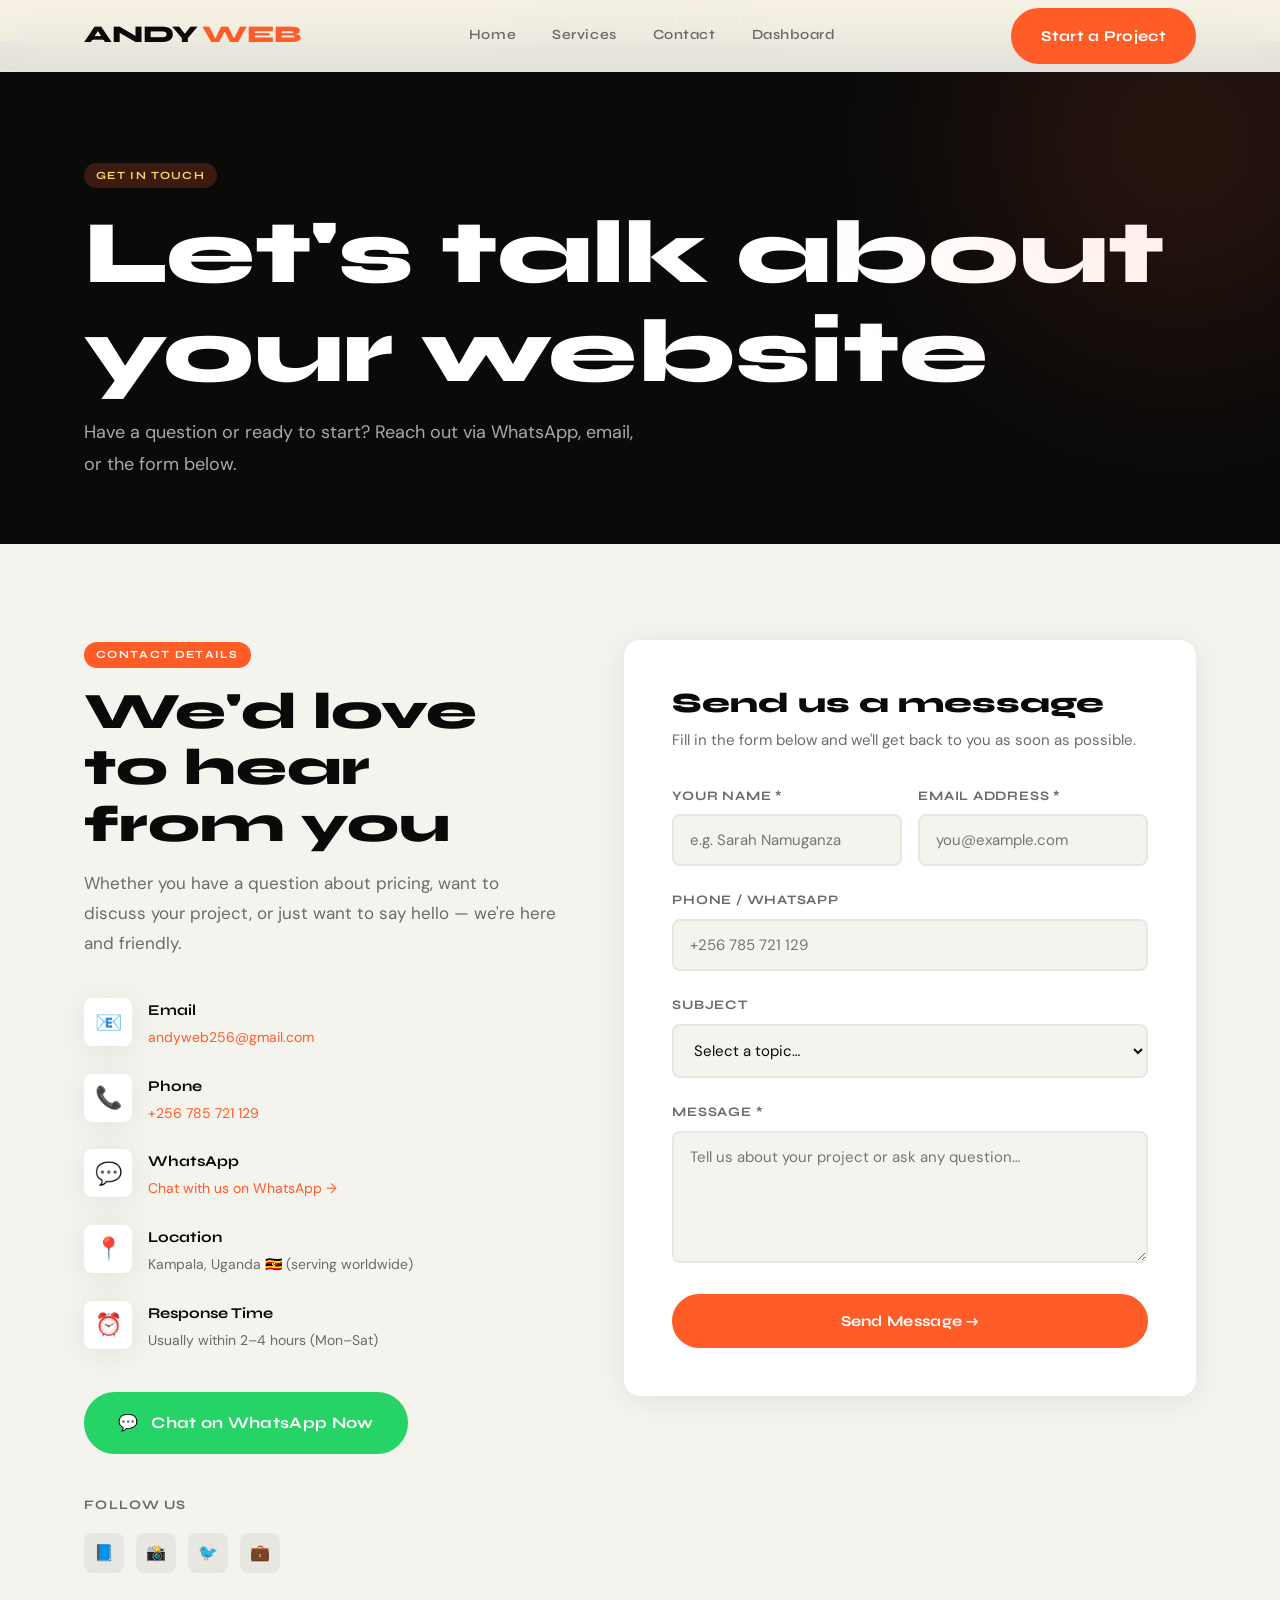
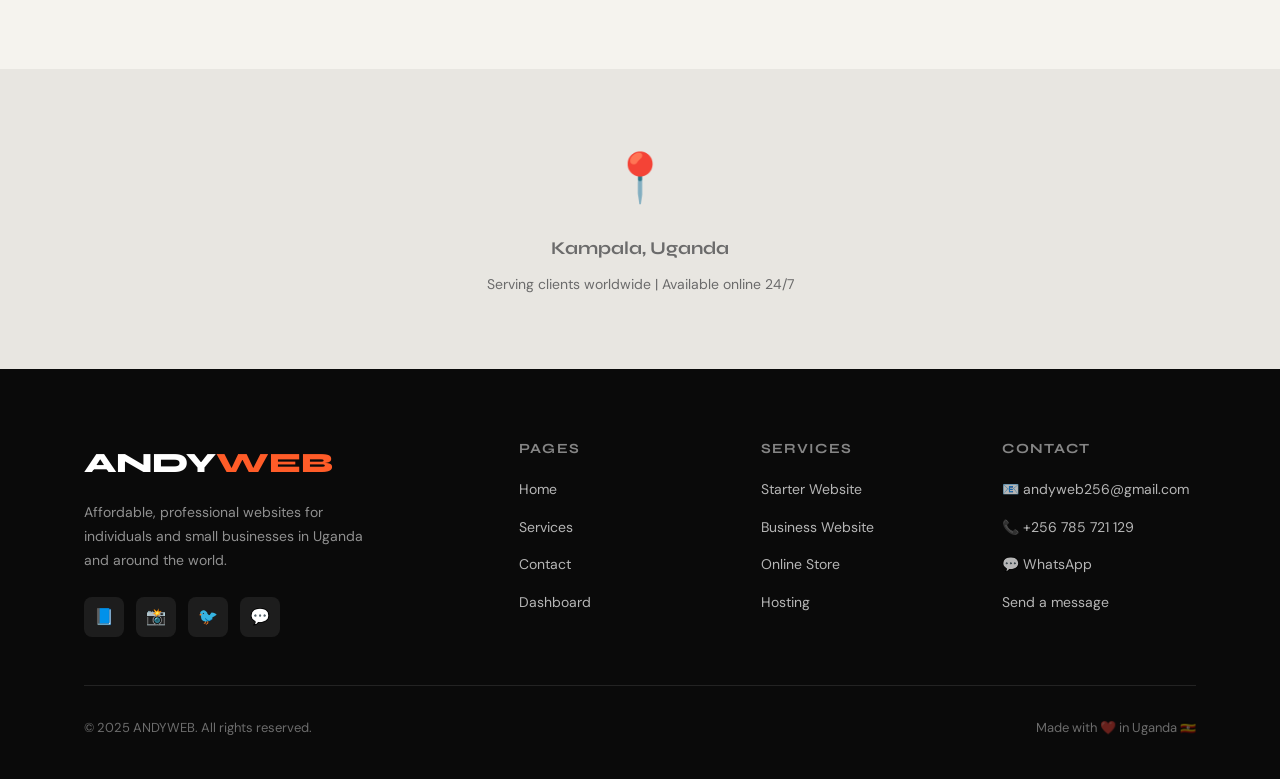
<file: contact-1.html>
<!DOCTYPE html>
<html lang="en">
<head>
  <!-- ============================================================
       ANDYWEB - Contact Page
       Edit contact details, WhatsApp link, and form action below
       ============================================================ -->
  <meta charset="UTF-8" />
  <meta name="viewport" content="width=device-width, initial-scale=1.0" />
  <title>Contact – ANDYWEB</title>
  <meta name="description" content="Contact ANDYWEB for affordable website services. WhatsApp, email, or send a message online." />
  <link rel="stylesheet" href="styles.css" />
  <link rel="icon" href="data:image/svg+xml,<svg xmlns='http://www.w3.org/2000/svg' viewBox='0 0 100 100'><text y='.9em' font-size='90'>🌐</text></svg>" />
</head>
<body>

<div id="location-banner" class="location-banner hidden"></div>

<nav class="nav">
  <div class="container nav-inner">
    <a href="index.html" class="nav-logo">ANDY<span>WEB</span></a>
    <div class="nav-links">
      <a href="index.html">Home</a>
      <a href="services.html">Services</a>
      <a href="contact.html">Contact</a>
      <a href="dashboard.html">Dashboard</a>
    </div>
    <a href="dashboard.html" class="btn btn-primary nav-cta">Start a Project</a>
    <button class="nav-hamburger" aria-label="Open menu">
      <span></span><span></span><span></span>
    </button>
  </div>
</nav>
<div class="nav-mobile">
  <a href="index.html">Home</a>
  <a href="services.html">Services</a>
  <a href="contact.html">Contact</a>
  <a href="dashboard.html">Dashboard</a>
</div>

<!-- Page Hero -->
<section class="page-hero">
  <div class="container">
    <div class="tag">Get in Touch</div>
    <!-- Edit contact page headline here -->
    <h1>Let's talk about your website</h1>
    <p>Have a question or ready to start? Reach out via WhatsApp, email, or the form below.</p>
  </div>
</section>

<!-- ============================================================
     CONTACT SECTION
     ============================================================ -->
<section class="section">
  <div class="container contact-grid">

    <!-- Contact info side -->
    <div class="contact-info reveal-left">
      <div class="tag">Contact Details</div>
      <h2 class="section-title">We'd love to hear from you</h2>
      <p>Whether you have a question about pricing, want to discuss your project, or just want to say hello — we're here and friendly.</p>

      <div class="contact-items" style="margin-top:40px;">
        <!-- Edit contact details here -->
        <div class="contact-item">
          <div class="contact-item-icon">📧</div>
          <div class="contact-item-text">
            <strong>Email</strong>
            <span><a href="mailto:andyweb256@gmail.com" style="color:var(--accent);">andyweb256@gmail.com</a></span>
          </div>
        </div>
        <div class="contact-item">
          <div class="contact-item-icon">📞</div>
          <div class="contact-item-text">
            <strong>Phone</strong>
            <!-- Edit phone number here -->
            <span><a href="tel:+256785721129" style="color:var(--accent);">+256 785 721 129</a></span>
          </div>
        </div>
        <div class="contact-item">
          <div class="contact-item-icon">💬</div>
          <div class="contact-item-text">
            <strong>WhatsApp</strong>
            <!-- Edit WhatsApp number here (format: 256XXXXXXXXX without +) -->
            <span><a href="https://wa.me/256785721129?text=Hi%20ANDYWEB%2C%20I%27m%20interested%20in%20getting%20a%20website." target="_blank" style="color:var(--accent);">Chat with us on WhatsApp →</a></span>
          </div>
        </div>
        <div class="contact-item">
          <div class="contact-item-icon">📍</div>
          <div class="contact-item-text">
            <strong>Location</strong>
            <!-- Edit location here -->
            <span>Kampala, Uganda 🇺🇬 (serving worldwide)</span>
          </div>
        </div>
        <div class="contact-item">
          <div class="contact-item-icon">⏰</div>
          <div class="contact-item-text">
            <strong>Response Time</strong>
            <!-- Edit response time here -->
            <span>Usually within 2–4 hours (Mon–Sat)</span>
          </div>
        </div>
      </div>

      <!-- WhatsApp CTA button -->
      <div style="margin-top:40px;">
        <!-- Edit WhatsApp message text here (URL-encoded) -->
        <a href="https://wa.me/256785721129?text=Hi%20ANDYWEB%2C%20I%27m%20interested%20in%20getting%20a%20website.%20Can%20you%20help%3F" target="_blank" class="btn btn-whatsapp">
          💬 &nbsp; Chat on WhatsApp Now
        </a>
      </div>

      <!-- Social links -->
      <div style="margin-top:40px;">
        <p style="font-family:var(--font-display); font-weight:700; font-size:13px; text-transform:uppercase; letter-spacing:0.1em; color:var(--gray); margin-bottom:16px;">Follow us</p>
        <div style="display:flex; gap:12px;">
          <!-- Edit social links here -->
          <a href="#" class="social-link" style="background:var(--light-gray);" aria-label="Facebook">📘</a>
          <a href="#" class="social-link" style="background:var(--light-gray);" aria-label="Instagram">📸</a>
          <a href="#" class="social-link" style="background:var(--light-gray);" aria-label="Twitter">🐦</a>
          <a href="#" class="social-link" style="background:var(--light-gray);" aria-label="LinkedIn">💼</a>
        </div>
      </div>
    </div>

    <!-- Contact form side -->
    <div class="reveal-right">
      <div class="contact-form-card">
        <h3>Send us a message</h3>
        <p>Fill in the form below and we'll get back to you as soon as possible.</p>

        <!-- NOTE: To make this form actually send emails, integrate a service like
             Formspree (formspree.io) by changing the form action to:
             action="https://formspree.io/f/YOUR_FORM_ID" method="POST"
             Or use Netlify Forms if hosting on Netlify. -->
        <form id="contact-form" novalidate>
          <div class="form-row">
            <div class="form-group">
              <label for="c-name">Your Name *</label>
              <input type="text" id="c-name" name="name" class="form-control" placeholder="e.g. Sarah Namuganza" required />
            </div>
            <div class="form-group">
              <label for="c-email">Email Address *</label>
              <input type="email" id="c-email" name="email" class="form-control" placeholder="you@example.com" required />
            </div>
          </div>
          <div class="form-group">
            <label for="c-phone">Phone / WhatsApp</label>
            <input type="tel" id="c-phone" name="phone" class="form-control" placeholder="+256 785 721 129" />
          </div>
          <div class="form-group">
            <label for="c-subject">Subject</label>
            <select id="c-subject" name="subject" class="form-control">
              <option value="">Select a topic…</option>
              <option value="Starter Website">Starter Website Enquiry</option>
              <option value="Business Website">Business Website Enquiry</option>
              <option value="Online Store">Online Store Enquiry</option>
              <option value="Hosting">Hosting Question</option>
              <option value="Pricing">Pricing Question</option>
              <option value="Other">Other</option>
            </select>
          </div>
          <div class="form-group">
            <label for="c-message">Message *</label>
            <textarea id="c-message" name="message" class="form-control" placeholder="Tell us about your project or ask any question…" rows="5" required></textarea>
          </div>

          <button type="submit" class="btn btn-primary" style="width:100%; justify-content:center; padding:16px;">
            Send Message →
          </button>
        </form>

        <div id="contact-success" class="form-success">
          <h4>✅ Message Sent!</h4>
          <p>Thank you for reaching out. We'll reply within 2–4 hours. You can also WhatsApp us for a faster response.</p>
        </div>
      </div>
    </div>

  </div>
</section>

<!-- ============================================================
     MAP PLACEHOLDER
     ============================================================ -->
<section style="background:var(--light-gray); height:300px; display:flex; align-items:center; justify-content:center; text-align:center;">
  <div>
    <div style="font-size:48px; margin-bottom:16px;">📍</div>
    <!-- Edit map link here -->
    <p style="font-family:var(--font-display); font-weight:700; font-size:18px; margin-bottom:8px;">Kampala, Uganda</p>
    <p style="font-size:14px; color:var(--gray);">Serving clients worldwide | Available online 24/7</p>
    <!-- Optionally replace this section with a Google Maps embed iframe -->
  </div>
</section>

<!-- Footer -->
<footer class="footer">
  <div class="container">
    <div class="footer-grid">
      <div class="footer-brand">
        <div class="footer-logo">ANDY<span>WEB</span></div>
        <p class="footer-desc">Affordable, professional websites for individuals and small businesses in Uganda and around the world.</p>
        <div class="footer-social">
          <a href="#" class="social-link">📘</a>
          <a href="#" class="social-link">📸</a>
          <a href="#" class="social-link">🐦</a>
          <a href="#" class="social-link">💬</a>
        </div>
      </div>
      <div class="footer-col">
        <h4>Pages</h4>
        <ul>
          <li><a href="index.html">Home</a></li>
          <li><a href="services.html">Services</a></li>
          <li><a href="contact.html">Contact</a></li>
          <li><a href="dashboard.html">Dashboard</a></li>
        </ul>
      </div>
      <div class="footer-col">
        <h4>Services</h4>
        <ul>
          <li><a href="services.html">Starter Website</a></li>
          <li><a href="services.html">Business Website</a></li>
          <li><a href="services.html">Online Store</a></li>
          <li><a href="services.html">Hosting</a></li>
        </ul>
      </div>
      <div class="footer-col">
        <h4>Contact</h4>
        <ul>
          <li><a href="mailto:andyweb256@gmail.com">📧 andyweb256@gmail.com</a></li>
          <li><a href="tel:+256785721129">📞 +256 785 721 129</a></li>
          <li><a href="https://wa.me/256785721129">💬 WhatsApp</a></li>
          <li><a href="contact.html">Send a message</a></li>
        </ul>
      </div>
    </div>
    <div class="footer-bottom">
      <span>© 2025 ANDYWEB. All rights reserved.</span>
      <span>Made with ❤️ in Uganda 🇺🇬</span>
    </div>
  </div>
</footer>

<script src="script.js"></script>
</body>
</html>
</file>
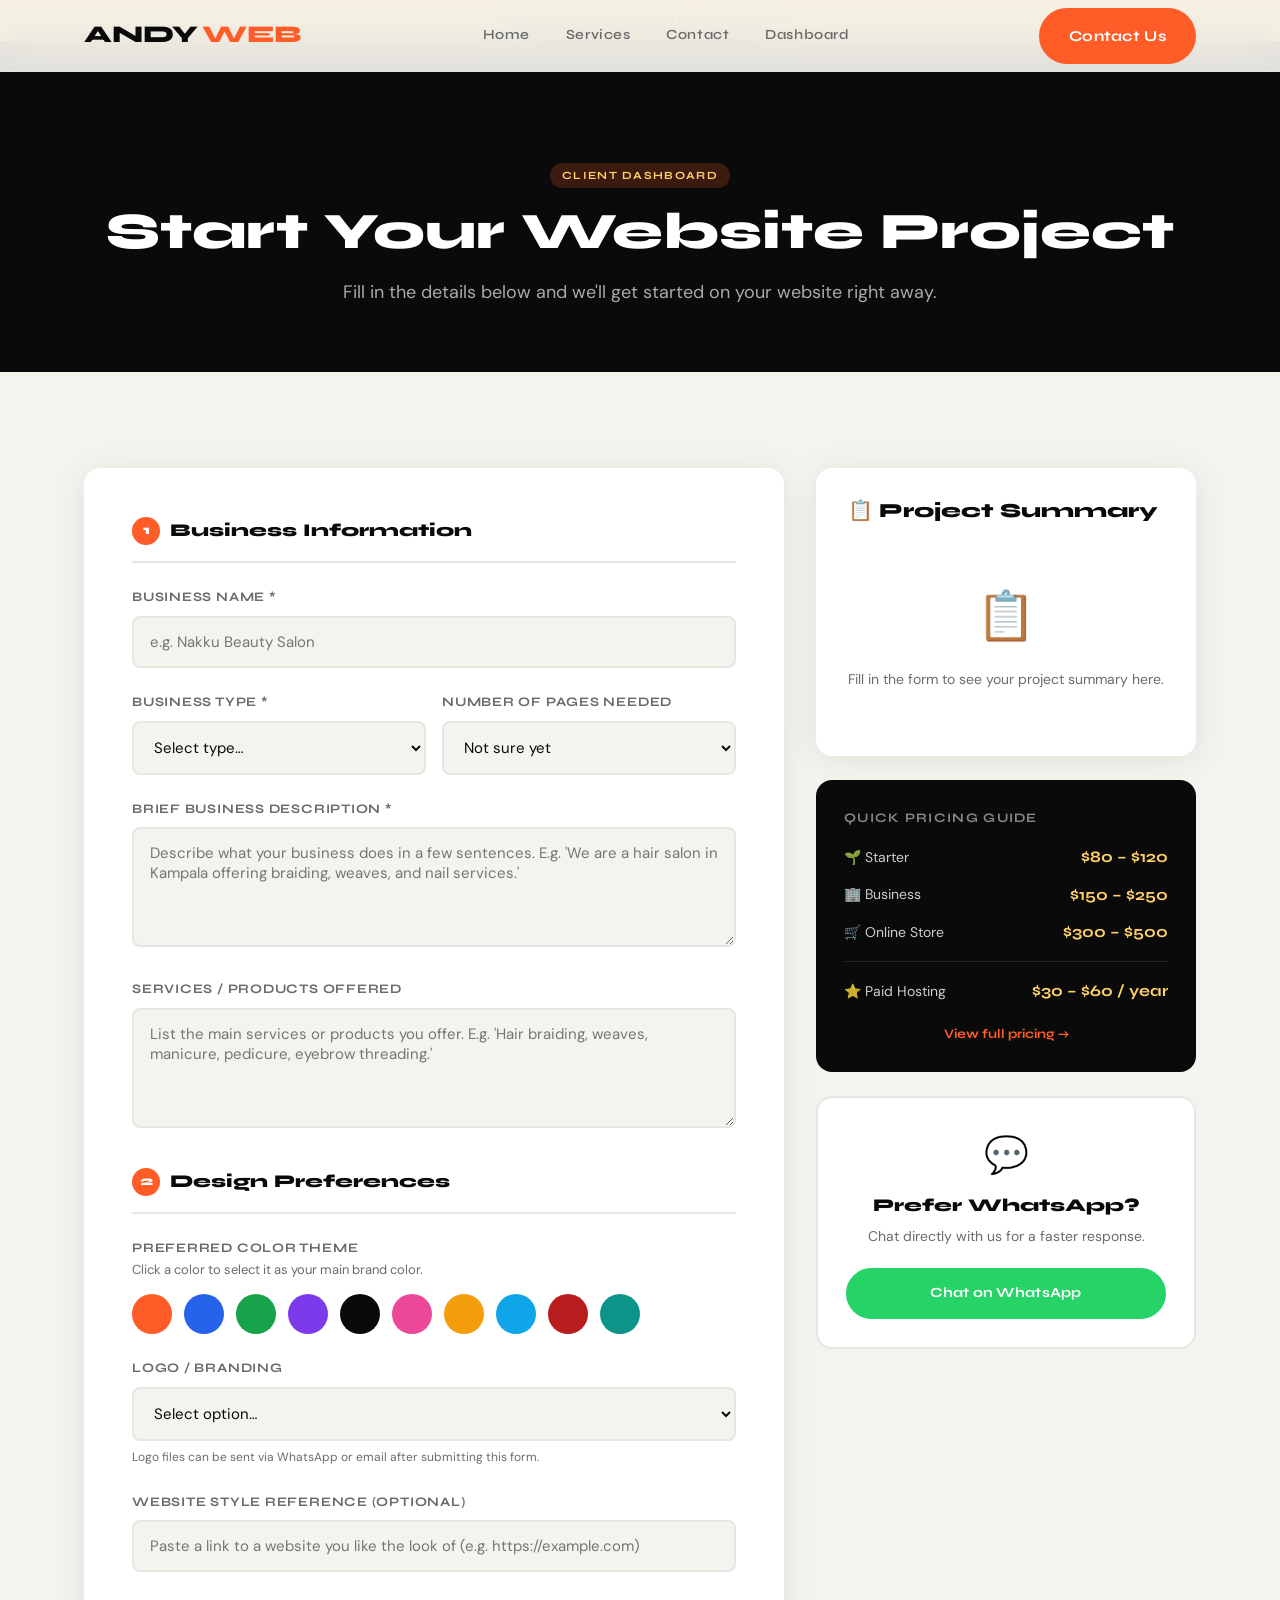
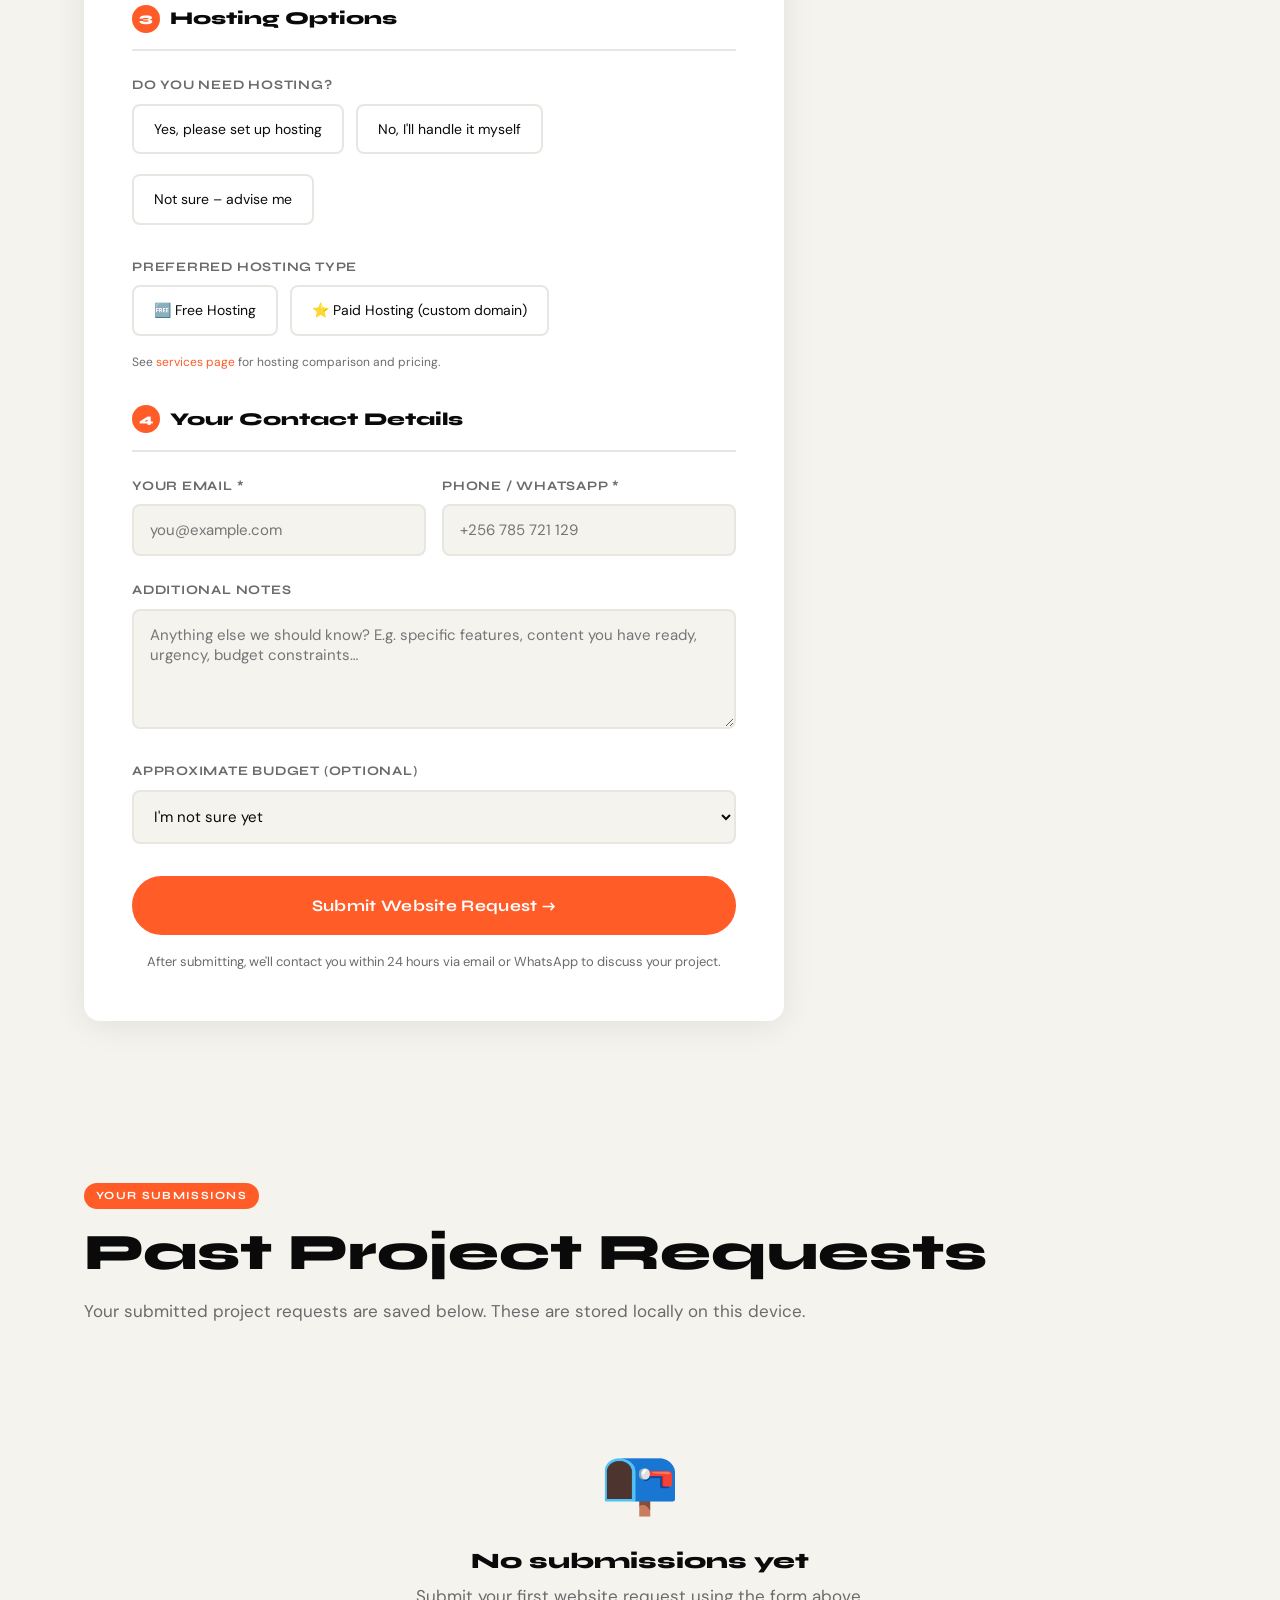
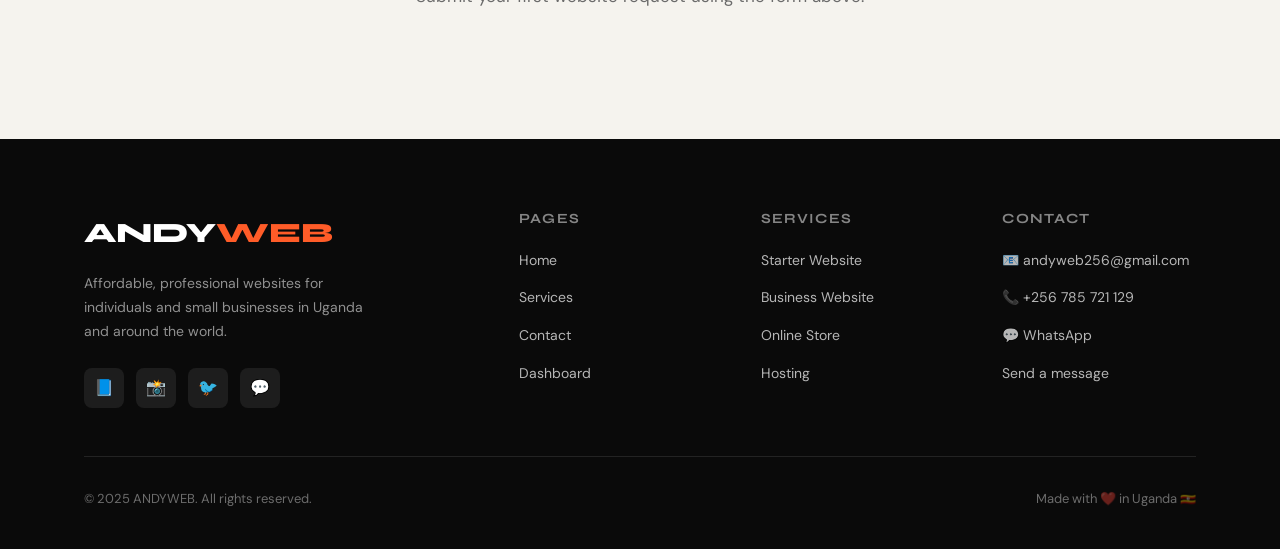
<file: dashboard-1.html>
<!DOCTYPE html>
<html lang="en">
<head>
  <!-- ============================================================
       ANDYWEB - Client Dashboard
       This page saves project requests to browser localStorage.
       To connect to a real backend, replace the form submit handler
       in script.js with a fetch() call to your server/API.
       ============================================================ -->
  <meta charset="UTF-8" />
  <meta name="viewport" content="width=device-width, initial-scale=1.0" />
  <title>Client Dashboard – ANDYWEB</title>
  <meta name="description" content="Submit your website project request to ANDYWEB. Fill in your business details and we'll get building." />
  <link rel="stylesheet" href="styles.css" />
  <link rel="icon" href="data:image/svg+xml,<svg xmlns='http://www.w3.org/2000/svg' viewBox='0 0 100 100'><text y='.9em' font-size='90'>🌐</text></svg>" />
</head>
<body>

<div id="location-banner" class="location-banner hidden"></div>

<nav class="nav">
  <div class="container nav-inner">
    <a href="index.html" class="nav-logo">ANDY<span>WEB</span></a>
    <div class="nav-links">
      <a href="index.html">Home</a>
      <a href="services.html">Services</a>
      <a href="contact.html">Contact</a>
      <a href="dashboard.html">Dashboard</a>
    </div>
    <a href="contact.html" class="btn btn-primary nav-cta">Contact Us</a>
    <button class="nav-hamburger" aria-label="Open menu">
      <span></span><span></span><span></span>
    </button>
  </div>
</nav>
<div class="nav-mobile">
  <a href="index.html">Home</a>
  <a href="services.html">Services</a>
  <a href="contact.html">Contact</a>
  <a href="dashboard.html">Dashboard</a>
</div>

<!-- ============================================================
     DASHBOARD HERO
     ============================================================ -->
<section class="dashboard-hero">
  <div class="container">
    <div class="tag" style="background:rgba(255,92,40,0.2); color:var(--accent2);">Client Dashboard</div>
    <!-- Edit dashboard headline here -->
    <h1>Start Your Website Project</h1>
    <p>Fill in the details below and we'll get started on your website right away.</p>
  </div>
</section>

<!-- ============================================================
     DASHBOARD MAIN LAYOUT
     ============================================================ -->
<section class="section" style="background:var(--surface);">
  <div class="container">
    <div class="dashboard-layout">

      <!-- ====================================================
           PROJECT FORM (left/main column)
           ==================================================== -->
      <div class="dashboard-form-card reveal-left">
        <form id="project-form" novalidate>

          <!-- === SECTION 1: Business Info === -->
          <div class="form-section-title">
            <div class="step-dot">1</div> Business Information
          </div>

          <div class="form-group">
            <label for="business-name">Business Name *</label>
            <input type="text" id="business-name" name="businessName" class="form-control" placeholder="e.g. Nakku Beauty Salon" required />
          </div>

          <div class="form-row">
            <div class="form-group">
              <label for="business-type">Business Type *</label>
              <select id="business-type" name="businessType" class="form-control" required>
                <option value="">Select type…</option>
                <!-- Edit business type options here -->
                <option value="Salon / Beauty">Salon / Beauty</option>
                <option value="Restaurant / Food">Restaurant / Food</option>
                <option value="Retail / Shop">Retail / Shop</option>
                <option value="Professional Services">Professional Services</option>
                <option value="Healthcare / Clinic">Healthcare / Clinic</option>
                <option value="Education / Training">Education / Training</option>
                <option value="Construction / Property">Construction / Property</option>
                <option value="Transport / Logistics">Transport / Logistics</option>
                <option value="NGO / Charity">NGO / Charity</option>
                <option value="Personal / Portfolio">Personal / Portfolio</option>
                <option value="Freelancer">Freelancer</option>
                <option value="Church / Ministry">Church / Ministry</option>
                <option value="Other">Other</option>
              </select>
            </div>
            <div class="form-group">
              <label for="num-pages">Number of Pages Needed</label>
              <select id="num-pages" name="numPages" class="form-control">
                <option value="">Not sure yet</option>
                <option value="1–3 pages">1–3 pages (Landing page)</option>
                <option value="4–5 pages">4–5 pages (Starter)</option>
                <option value="6–10 pages">6–10 pages (Business)</option>
                <option value="10+ pages">10+ pages (Full site)</option>
                <option value="Online Store">Online store</option>
              </select>
            </div>
          </div>

          <div class="form-group">
            <label for="business-description">Brief Business Description *</label>
            <textarea id="business-description" name="businessDescription" class="form-control" placeholder="Describe what your business does in a few sentences. E.g. 'We are a hair salon in Kampala offering braiding, weaves, and nail services.'" rows="4" required></textarea>
          </div>

          <div class="form-group">
            <label for="services-offered">Services / Products Offered</label>
            <textarea id="services-offered" name="servicesOffered" class="form-control" placeholder="List the main services or products you offer. E.g. 'Hair braiding, weaves, manicure, pedicure, eyebrow threading.'" rows="3"></textarea>
          </div>

          <!-- === SECTION 2: Design Preferences === -->
          <div class="form-section-title">
            <div class="step-dot">2</div> Design Preferences
          </div>

          <div class="form-group">
            <label>Preferred Color Theme</label>
            <p style="font-size:13px; color:var(--gray); margin-bottom:12px; margin-top:-8px;">Click a color to select it as your main brand color.</p>
            <div class="color-picker-grid">
              <!-- Edit color options here -->
              <div class="color-swatch" data-color="Bold Orange" style="background:#FF5C28;" title="Bold Orange"></div>
              <div class="color-swatch" data-color="Royal Blue" style="background:#2563EB;" title="Royal Blue"></div>
              <div class="color-swatch" data-color="Forest Green" style="background:#16A34A;" title="Forest Green"></div>
              <div class="color-swatch" data-color="Deep Purple" style="background:#7C3AED;" title="Deep Purple"></div>
              <div class="color-swatch" data-color="Classic Black" style="background:#0A0A0A;" title="Classic Black"></div>
              <div class="color-swatch" data-color="Rose Pink" style="background:#EC4899;" title="Rose Pink"></div>
              <div class="color-swatch" data-color="Golden Yellow" style="background:#F59E0B;" title="Golden Yellow"></div>
              <div class="color-swatch" data-color="Sky Blue" style="background:#0EA5E9;" title="Sky Blue"></div>
              <div class="color-swatch" data-color="Maroon Red" style="background:#B91C1C;" title="Maroon Red"></div>
              <div class="color-swatch" data-color="Teal" style="background:#0D9488;" title="Teal"></div>
            </div>
            <!-- Hidden input to store selected color -->
            <input type="hidden" id="preferred-colors" name="preferredColors" />
          </div>

          <div class="form-group">
            <label for="logo-note">Logo / Branding</label>
            <select id="logo-note" name="logoNote" class="form-control">
              <option value="">Select option…</option>
              <option value="I have a logo – I'll send it via WhatsApp/email">I have a logo – I'll send it via WhatsApp/email</option>
              <option value="I don't have a logo – please create one">I don't have a logo – please create one</option>
              <option value="Use my business name as a text logo">Use my business name as a text logo (wordmark)</option>
            </select>
            <p style="font-size:12px; color:var(--gray); margin-top:6px;">Logo files can be sent via WhatsApp or email after submitting this form.</p>
          </div>

          <div class="form-group">
            <label for="website-ref">Website Style Reference (optional)</label>
            <input type="url" id="website-ref" name="websiteRef" class="form-control" placeholder="Paste a link to a website you like the look of (e.g. https://example.com)" />
          </div>

          <!-- === SECTION 3: Hosting === -->
          <div class="form-section-title">
            <div class="step-dot">3</div> Hosting Options
          </div>

          <div class="form-group">
            <label>Do you need hosting?</label>
            <div class="radio-group">
              <div class="radio-option">
                <input type="radio" id="hosting-yes" name="needs-hosting" value="Yes, I need hosting" />
                <label for="hosting-yes">Yes, please set up hosting</label>
              </div>
              <div class="radio-option">
                <input type="radio" id="hosting-no" name="needs-hosting" value="No, I'll handle hosting myself" />
                <label for="hosting-no">No, I'll handle it myself</label>
              </div>
              <div class="radio-option">
                <input type="radio" id="hosting-unsure" name="needs-hosting" value="Not sure – advise me" />
                <label for="hosting-unsure">Not sure – advise me</label>
              </div>
            </div>
          </div>

          <div class="form-group">
            <label>Preferred Hosting Type</label>
            <div class="radio-group">
              <div class="radio-option">
                <input type="radio" id="host-free" name="hosting-type" value="Free Hosting (subdomain)" />
                <label for="host-free">🆓 Free Hosting</label>
              </div>
              <div class="radio-option">
                <input type="radio" id="host-paid" name="hosting-type" value="Paid Hosting (custom domain)" />
                <label for="host-paid">⭐ Paid Hosting (custom domain)</label>
              </div>
            </div>
            <p style="font-size:12px; color:var(--gray); margin-top:8px;">See <a href="services.html#hosting" style="color:var(--accent);">services page</a> for hosting comparison and pricing.</p>
          </div>

          <!-- === SECTION 4: Contact Details === -->
          <div class="form-section-title">
            <div class="step-dot">4</div> Your Contact Details
          </div>

          <div class="form-row">
            <div class="form-group">
              <label for="contact-email">Your Email *</label>
              <input type="email" id="contact-email" name="contactEmail" class="form-control" placeholder="you@example.com" required />
            </div>
            <div class="form-group">
              <label for="contact-phone">Phone / WhatsApp *</label>
              <input type="tel" id="contact-phone" name="contactPhone" class="form-control" placeholder="+256 785 721 129" required />
            </div>
          </div>

          <div class="form-group">
            <label for="additional-notes">Additional Notes</label>
            <textarea id="additional-notes" name="additionalNotes" class="form-control" placeholder="Anything else we should know? E.g. specific features, content you have ready, urgency, budget constraints…" rows="4"></textarea>
          </div>

          <!-- Budget field -->
          <div class="form-group">
            <label for="budget">Approximate Budget (optional)</label>
            <select id="budget" name="budget" class="form-control">
              <option value="">I'm not sure yet</option>
              <option value="Under $80 / UGX 300K">Under $80 / Under UGX 300K</option>
              <option value="$80–$150 / UGX 300K–500K">$80–$150 / UGX 300K–500K</option>
              <option value="$150–$300 / UGX 500K–1M">$150–$300 / UGX 500K–1M</option>
              <option value="$300+ / UGX 1M+">$300+ / UGX 1M+</option>
              <option value="Flexible – show me options">Flexible – show me options</option>
            </select>
          </div>

          <!-- Submit button -->
          <button type="submit" class="btn btn-primary" style="width:100%; justify-content:center; padding:18px; font-size:16px; margin-top:8px;">
            Submit Website Request →
          </button>

          <p style="text-align:center; font-size:13px; color:var(--gray); margin-top:16px;">
            After submitting, we'll contact you within 24 hours via email or WhatsApp to discuss your project.
          </p>
        </form>

        <!-- Success Message -->
        <div id="project-success" class="form-success" style="margin-top:24px;">
          <h4>🎉 Request Submitted Successfully!</h4>
          <p>Thank you! We've received your website project request. We'll reach out within 24 hours via email or WhatsApp to get started. Check your Project Summary on the right →</p>
        </div>
      </div>

      <!-- ====================================================
           SUMMARY SIDEBAR (right column)
           ==================================================== -->
      <div class="reveal-right">
        <div class="summary-card">
          <h3>📋 Project Summary</h3>
          <div id="summary-content">
            <div class="summary-empty">
              <div class="empty-icon">📋</div>
              <p>Fill in the form to see your project summary here.</p>
            </div>
          </div>
        </div>

        <!-- Quick pricing reminder -->
        <div style="background:var(--primary); border-radius:var(--radius); padding:28px; margin-top:24px; color:var(--white);">
          <div style="font-family:var(--font-display); font-size:13px; font-weight:700; text-transform:uppercase; letter-spacing:0.1em; color:rgba(255,255,255,0.5); margin-bottom:16px;">Quick Pricing Guide</div>
          <div style="display:flex; flex-direction:column; gap:12px;">
            <div style="display:flex; justify-content:space-between; align-items:center;">
              <span style="font-size:14px; color:rgba(255,255,255,0.8);">🌱 Starter</span>
              <span style="font-family:var(--font-display); font-weight:700; color:var(--accent2);" class="price-starter">$80–$120</span>
            </div>
            <div style="display:flex; justify-content:space-between; align-items:center;">
              <span style="font-size:14px; color:rgba(255,255,255,0.8);">🏢 Business</span>
              <span style="font-family:var(--font-display); font-weight:700; color:var(--accent2);" class="price-business">$150–$250</span>
            </div>
            <div style="display:flex; justify-content:space-between; align-items:center;">
              <span style="font-size:14px; color:rgba(255,255,255,0.8);">🛒 Online Store</span>
              <span style="font-family:var(--font-display); font-weight:700; color:var(--accent2);" class="price-store">$300–$500</span>
            </div>
            <div style="height:1px; background:rgba(255,255,255,0.1); margin:4px 0;"></div>
            <div style="display:flex; justify-content:space-between; align-items:center;">
              <span style="font-size:14px; color:rgba(255,255,255,0.8);">⭐ Paid Hosting</span>
              <span style="font-family:var(--font-display); font-weight:700; color:var(--accent2);" class="price-host-paid">$30–$60/yr</span>
            </div>
          </div>
          <a href="services.html" style="display:block; text-align:center; margin-top:20px; font-family:var(--font-display); font-size:13px; font-weight:700; color:var(--accent); text-decoration:none;">View full pricing →</a>
        </div>

        <!-- WhatsApp quick contact -->
        <div style="background:var(--white); border-radius:var(--radius); padding:28px; margin-top:24px; text-align:center; border:2px solid var(--light-gray);">
          <div style="font-size:36px; margin-bottom:12px;">💬</div>
          <h4 style="font-family:var(--font-display); margin-bottom:8px;">Prefer WhatsApp?</h4>
          <p style="font-size:14px; color:var(--gray); margin-bottom:20px;">Chat directly with us for a faster response.</p>
          <!-- Edit WhatsApp number here -->
          <a href="https://wa.me/256785721129?text=Hi%20ANDYWEB%2C%20I%27d%20like%20to%20discuss%20my%20website%20project." target="_blank" class="btn btn-whatsapp" style="width:100%; justify-content:center; font-size:14px; padding:12px 20px;">
            Chat on WhatsApp
          </a>
        </div>
      </div>

    </div>
  </div>
</section>

<!-- ============================================================
     PAST SUBMISSIONS
     ============================================================ -->
<section class="section submissions-section">
  <div class="container">
    <div class="section-title-block reveal" style="margin-bottom:40px;">
      <div class="tag">Your Submissions</div>
      <h2 class="section-title">Past Project Requests</h2>
      <p>Your submitted project requests are saved below. These are stored locally on this device.</p>
    </div>

    <div id="submissions-list">
      <!-- Loaded by JavaScript from localStorage -->
      <div class="no-submissions">
        <div class="ns-icon">📭</div>
        <h3>No submissions yet</h3>
        <p>Submit your first website request using the form above.</p>
      </div>
    </div>
  </div>
</section>

<!-- Footer -->
<footer class="footer">
  <div class="container">
    <div class="footer-grid">
      <div class="footer-brand">
        <div class="footer-logo">ANDY<span>WEB</span></div>
        <p class="footer-desc">Affordable, professional websites for individuals and small businesses in Uganda and around the world.</p>
        <div class="footer-social">
          <a href="#" class="social-link">📘</a>
          <a href="#" class="social-link">📸</a>
          <a href="#" class="social-link">🐦</a>
          <a href="#" class="social-link">💬</a>
        </div>
      </div>
      <div class="footer-col">
        <h4>Pages</h4>
        <ul>
          <li><a href="index.html">Home</a></li>
          <li><a href="services.html">Services</a></li>
          <li><a href="contact.html">Contact</a></li>
          <li><a href="dashboard.html">Dashboard</a></li>
        </ul>
      </div>
      <div class="footer-col">
        <h4>Services</h4>
        <ul>
          <li><a href="services.html">Starter Website</a></li>
          <li><a href="services.html">Business Website</a></li>
          <li><a href="services.html">Online Store</a></li>
          <li><a href="services.html">Hosting</a></li>
        </ul>
      </div>
      <div class="footer-col">
        <h4>Contact</h4>
        <ul>
          <li><a href="mailto:andyweb256@gmail.com">📧 andyweb256@gmail.com</a></li>
          <li><a href="tel:+256785721129">📞 +256 785 721 129</a></li>
          <li><a href="https://wa.me/256785721129">💬 WhatsApp</a></li>
          <li><a href="contact.html">Send a message</a></li>
        </ul>
      </div>
    </div>
    <div class="footer-bottom">
      <span>© 2025 ANDYWEB. All rights reserved.</span>
      <span>Made with ❤️ in Uganda 🇺🇬</span>
    </div>
  </div>
</footer>

<script src="script.js"></script>
</body>
</html>
</file>
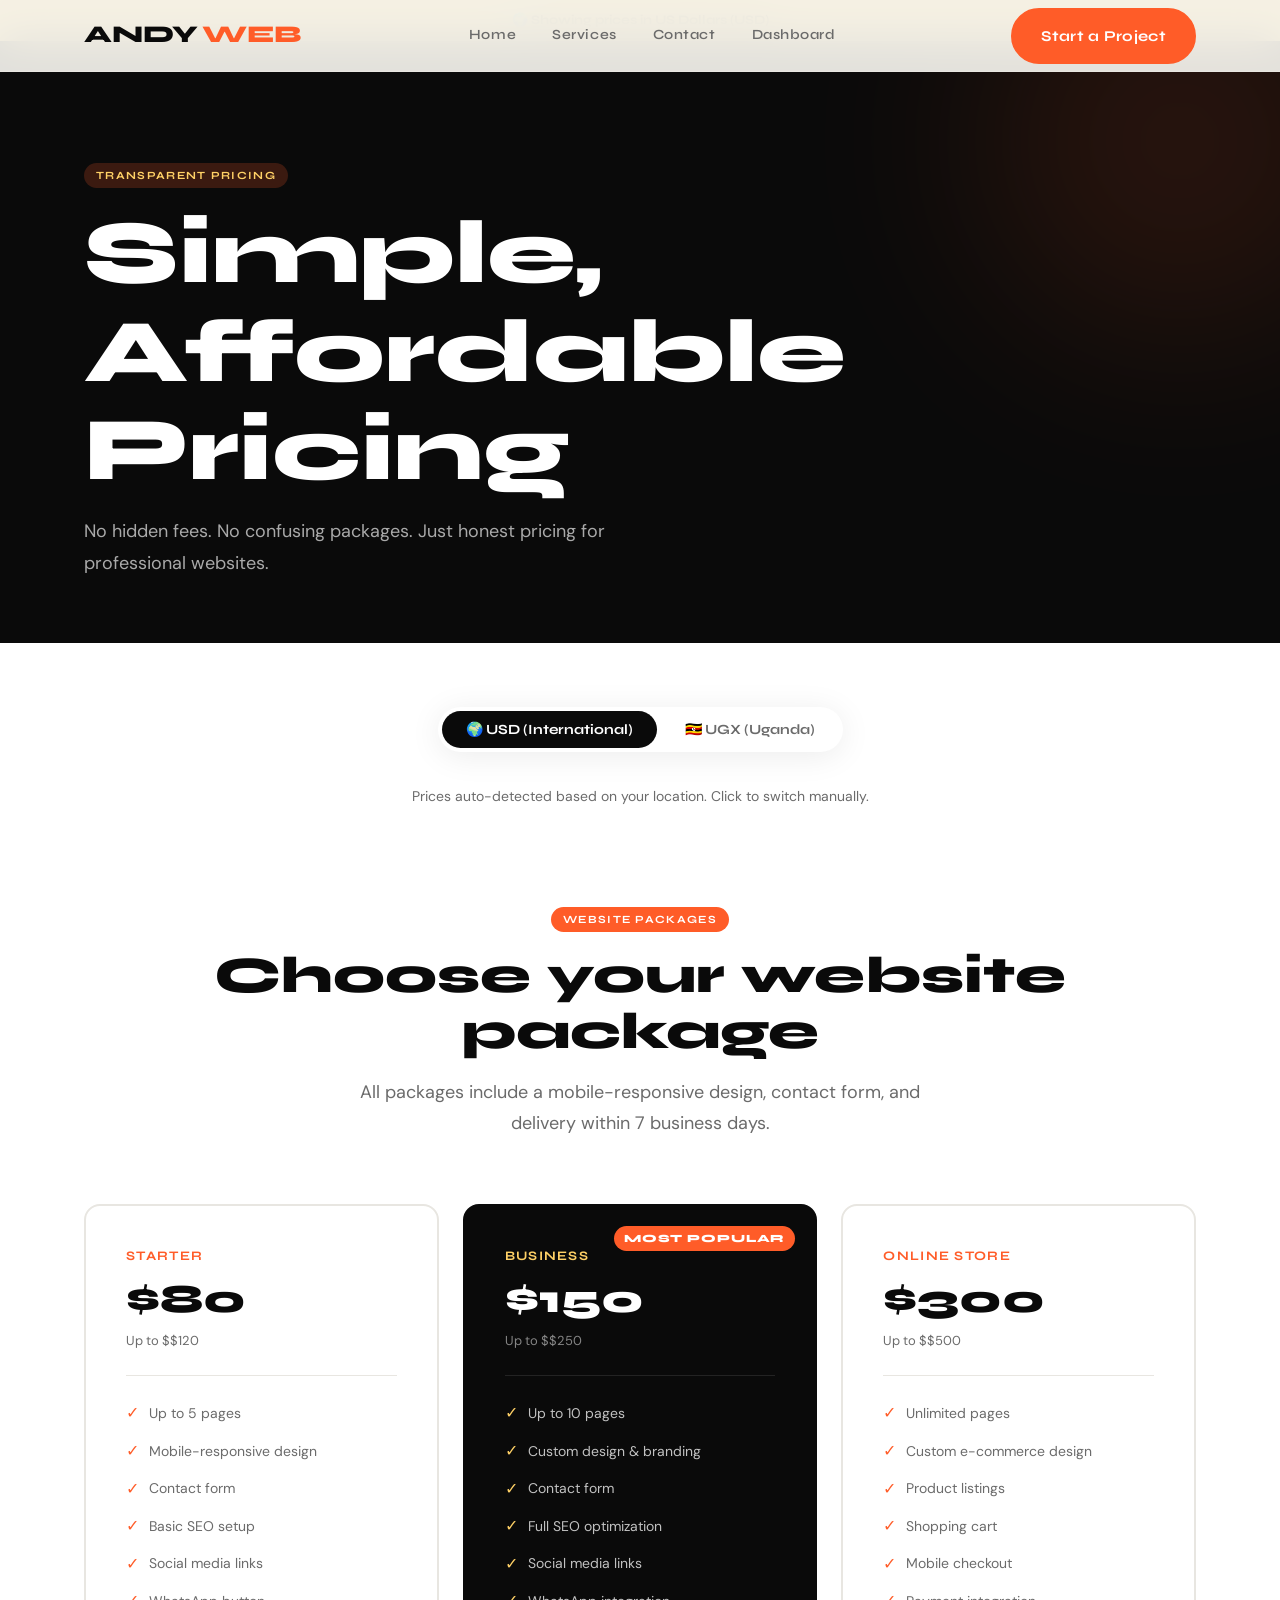
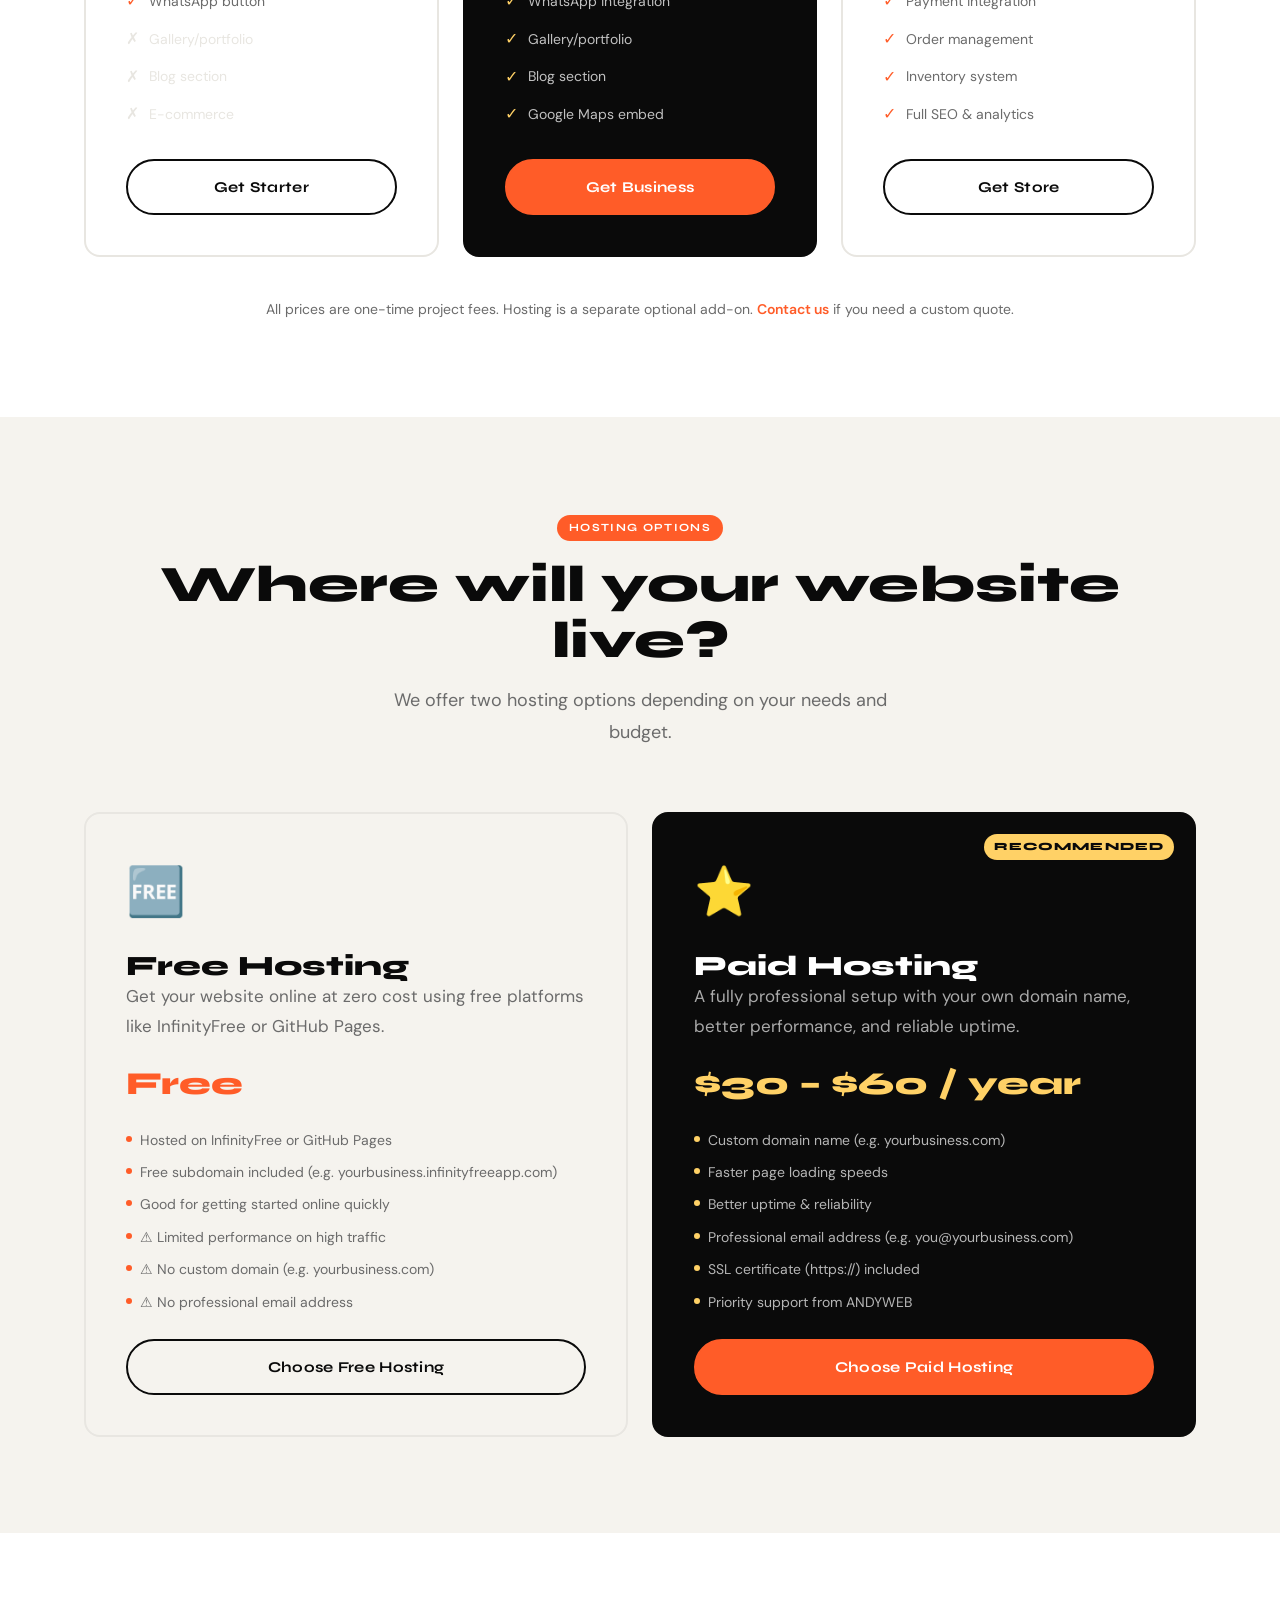
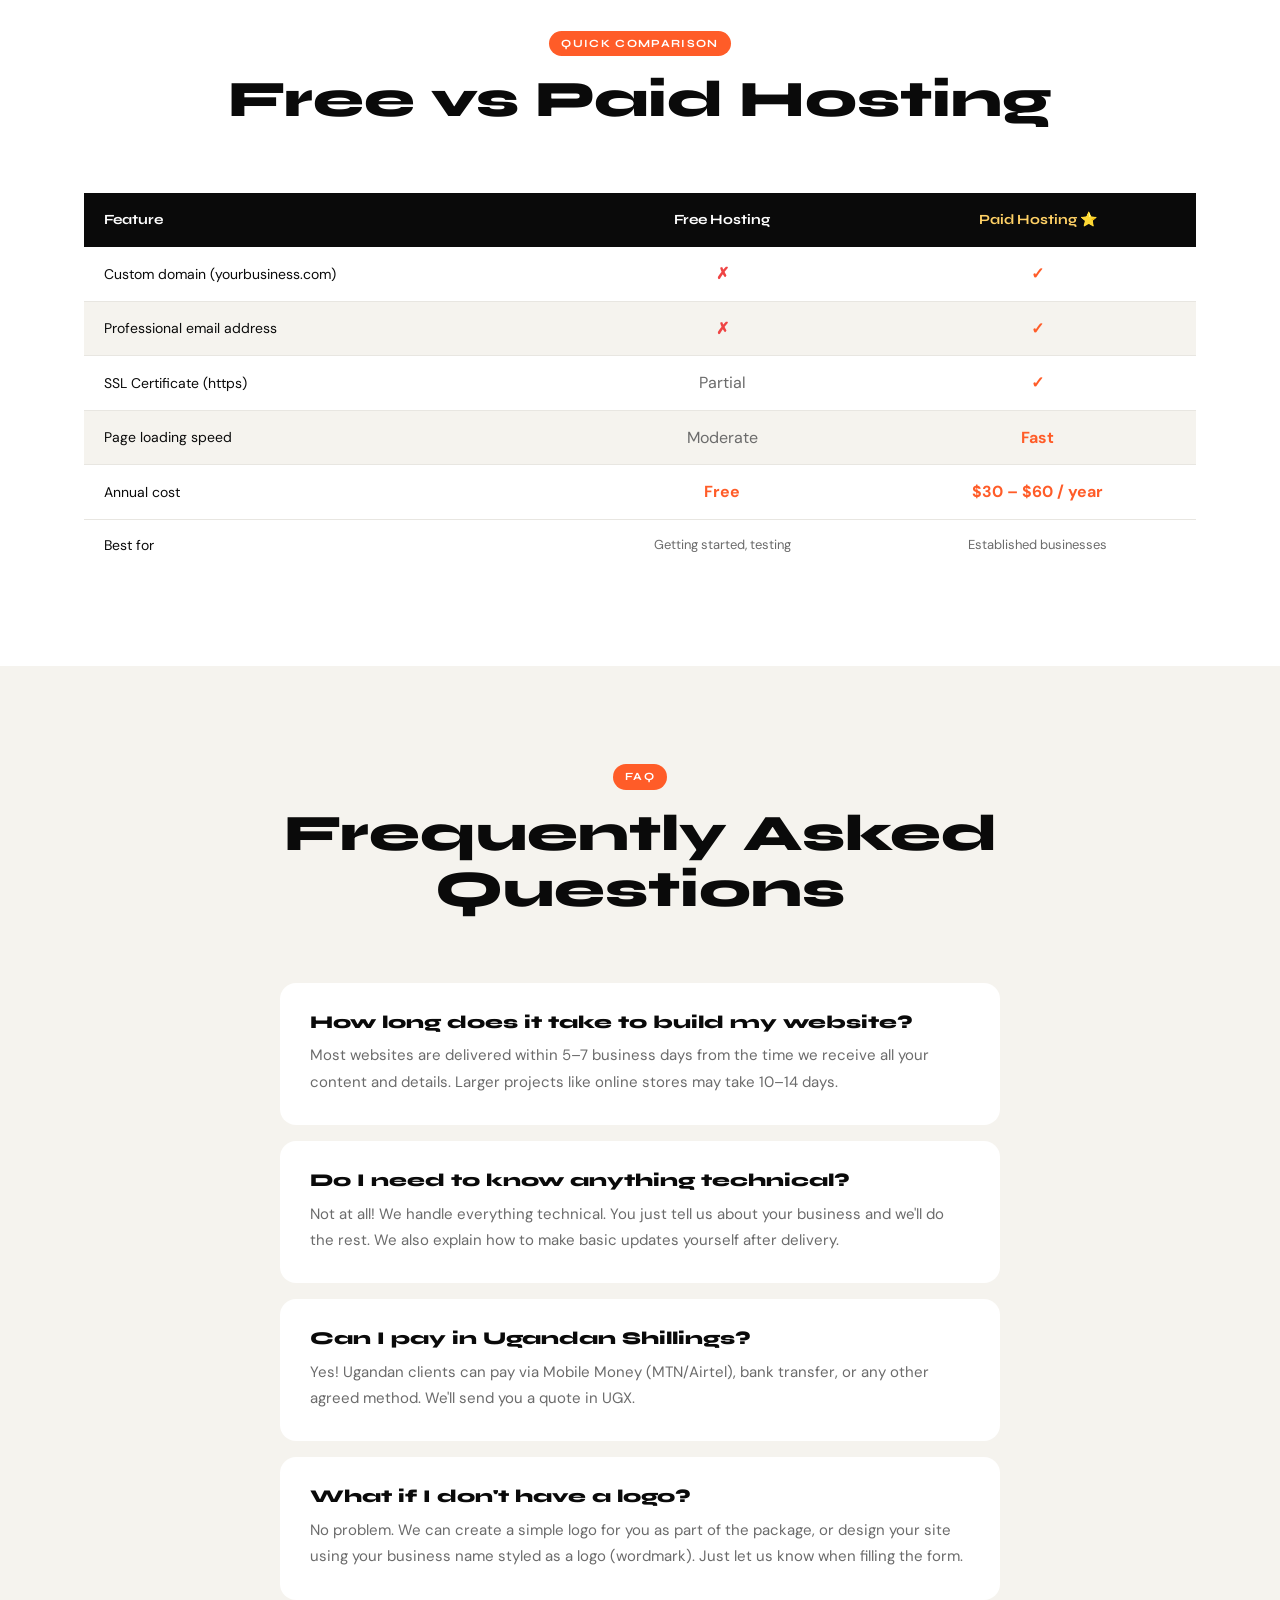
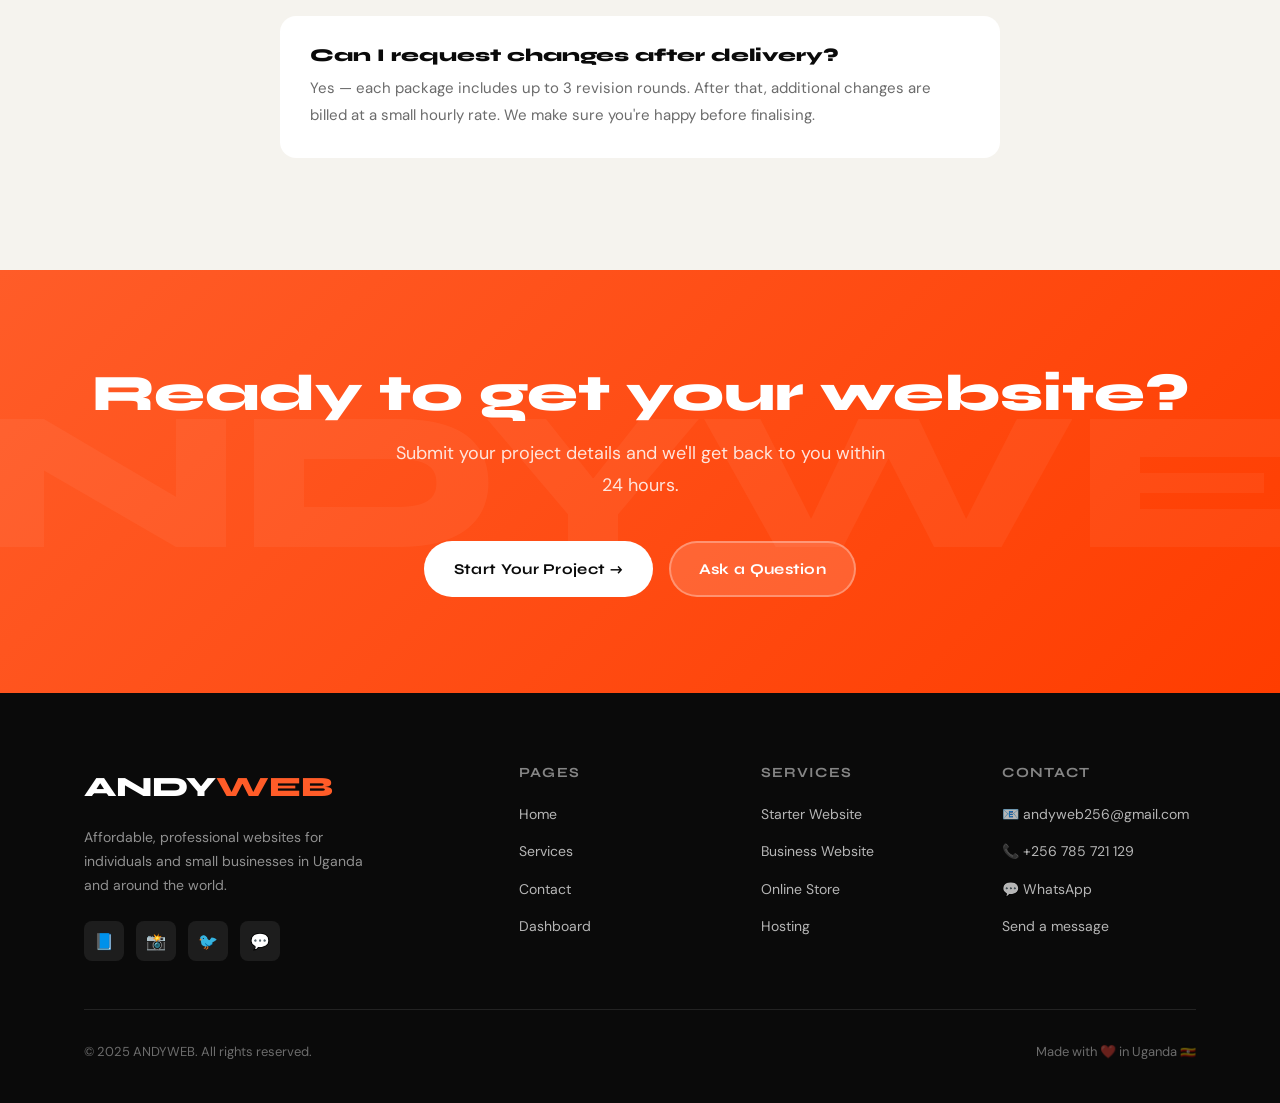
<file: services-1.html>
<!DOCTYPE html>
<html lang="en">
<head>
  <!-- ============================================================
       ANDYWEB - Services & Pricing Page
       Edit package names, features, and prices in script.js PRICING object
       ============================================================ -->
  <meta charset="UTF-8" />
  <meta name="viewport" content="width=device-width, initial-scale=1.0" />
  <title>Services & Pricing – ANDYWEB</title>
  <meta name="description" content="Affordable website packages for Uganda and international clients. Starter, Business, and Online Store websites." />
  <link rel="stylesheet" href="styles.css" />
  <link rel="icon" href="data:image/svg+xml,<svg xmlns='http://www.w3.org/2000/svg' viewBox='0 0 100 100'><text y='.9em' font-size='90'>🌐</text></svg>" />
</head>
<body>

<!-- Location Banner -->
<div id="location-banner" class="location-banner hidden"></div>

<!-- Navigation -->
<nav class="nav">
  <div class="container nav-inner">
    <a href="index.html" class="nav-logo">ANDY<span>WEB</span></a>
    <div class="nav-links">
      <a href="index.html">Home</a>
      <a href="services.html">Services</a>
      <a href="contact.html">Contact</a>
      <a href="dashboard.html">Dashboard</a>
    </div>
    <a href="dashboard.html" class="btn btn-primary nav-cta">Start a Project</a>
    <button class="nav-hamburger" aria-label="Open menu">
      <span></span><span></span><span></span>
    </button>
  </div>
</nav>
<div class="nav-mobile">
  <a href="index.html">Home</a>
  <a href="services.html">Services</a>
  <a href="contact.html">Contact</a>
  <a href="dashboard.html">Dashboard</a>
</div>

<!-- ============================================================
     PAGE HERO
     ============================================================ -->
<section class="page-hero">
  <div class="container">
    <div class="tag">Transparent Pricing</div>
    <!-- Edit services page headline here -->
    <h1>Simple, Affordable Pricing</h1>
    <p>No hidden fees. No confusing packages. Just honest pricing for professional websites.</p>
  </div>
</section>

<!-- ============================================================
     CURRENCY TOGGLE TABS
     ============================================================ -->
<section class="section-sm" style="background:var(--white); padding-bottom:0;">
  <div class="container text-center">
    <!-- Currency tabs — manually switch if auto-detection fails -->
    <div class="tabs">
      <button class="tab currency-tab active" data-currency="USD">🌍 USD (International)</button>
      <button class="tab currency-tab" data-currency="UGX">🇺🇬 UGX (Uganda)</button>
    </div>
    <p style="font-size:14px; color:var(--gray); margin-top:-16px;">Prices auto-detected based on your location. Click to switch manually.</p>
  </div>
</section>

<!-- ============================================================
     PRICING PACKAGES
     ============================================================ -->
<section class="section" style="background:var(--white);">
  <div class="container">
    <div class="section-title-block center reveal">
      <div class="tag">Website Packages</div>
      <!-- Edit section heading here -->
      <h2 class="section-title">Choose your website package</h2>
      <p class="section-desc">All packages include a mobile-responsive design, contact form, and delivery within 7 business days.</p>
    </div>

    <div class="pricing-grid">

      <!-- ---- Starter Package ---- -->
      <div class="pricing-card reveal reveal-delay-1">
        <div class="pricing-name">Starter</div>
        <!-- Prices are set by script.js based on location -->
        <div class="pricing-amount pricing-starter-amount">$80</div>
        <div class="pricing-range pricing-starter-range">Up to $120</div>
        <div class="pricing-divider"></div>
        <!-- Edit starter features here -->
        <div class="pricing-features">
          <div class="pricing-feature"><span class="pf-icon">✓</span> Up to 5 pages</div>
          <div class="pricing-feature"><span class="pf-icon">✓</span> Mobile-responsive design</div>
          <div class="pricing-feature"><span class="pf-icon">✓</span> Contact form</div>
          <div class="pricing-feature"><span class="pf-icon">✓</span> Basic SEO setup</div>
          <div class="pricing-feature"><span class="pf-icon">✓</span> Social media links</div>
          <div class="pricing-feature"><span class="pf-icon">✓</span> WhatsApp button</div>
          <div class="pricing-feature" style="color:var(--light-gray)"><span class="pf-icon" style="color:var(--light-gray)">✗</span> Gallery/portfolio</div>
          <div class="pricing-feature" style="color:var(--light-gray)"><span class="pf-icon" style="color:var(--light-gray)">✗</span> Blog section</div>
          <div class="pricing-feature" style="color:var(--light-gray)"><span class="pf-icon" style="color:var(--light-gray)">✗</span> E-commerce</div>
        </div>
        <a href="dashboard.html" class="btn btn-outline" style="width:100%; justify-content:center;">Get Starter</a>
      </div>

      <!-- ---- Business Package (featured) ---- -->
      <div class="pricing-card popular reveal reveal-delay-2">
        <span class="popular-badge">Most Popular</span>
        <div class="pricing-name">Business</div>
        <div class="pricing-amount pricing-business-amount">$150</div>
        <div class="pricing-range pricing-business-range">Up to $250</div>
        <div class="pricing-divider"></div>
        <!-- Edit business features here -->
        <div class="pricing-features">
          <div class="pricing-feature"><span class="pf-icon">✓</span> Up to 10 pages</div>
          <div class="pricing-feature"><span class="pf-icon">✓</span> Custom design & branding</div>
          <div class="pricing-feature"><span class="pf-icon">✓</span> Contact form</div>
          <div class="pricing-feature"><span class="pf-icon">✓</span> Full SEO optimization</div>
          <div class="pricing-feature"><span class="pf-icon">✓</span> Social media links</div>
          <div class="pricing-feature"><span class="pf-icon">✓</span> WhatsApp integration</div>
          <div class="pricing-feature"><span class="pf-icon">✓</span> Gallery/portfolio</div>
          <div class="pricing-feature"><span class="pf-icon">✓</span> Blog section</div>
          <div class="pricing-feature"><span class="pf-icon">✓</span> Google Maps embed</div>
        </div>
        <a href="dashboard.html" class="btn btn-primary" style="width:100%; justify-content:center;">Get Business</a>
      </div>

      <!-- ---- Online Store Package ---- -->
      <div class="pricing-card reveal reveal-delay-3">
        <div class="pricing-name">Online Store</div>
        <div class="pricing-amount pricing-store-amount">$300</div>
        <div class="pricing-range pricing-store-range">Up to $500</div>
        <div class="pricing-divider"></div>
        <!-- Edit store features here -->
        <div class="pricing-features">
          <div class="pricing-feature"><span class="pf-icon">✓</span> Unlimited pages</div>
          <div class="pricing-feature"><span class="pf-icon">✓</span> Custom e-commerce design</div>
          <div class="pricing-feature"><span class="pf-icon">✓</span> Product listings</div>
          <div class="pricing-feature"><span class="pf-icon">✓</span> Shopping cart</div>
          <div class="pricing-feature"><span class="pf-icon">✓</span> Mobile checkout</div>
          <div class="pricing-feature"><span class="pf-icon">✓</span> Payment integration</div>
          <div class="pricing-feature"><span class="pf-icon">✓</span> Order management</div>
          <div class="pricing-feature"><span class="pf-icon">✓</span> Inventory system</div>
          <div class="pricing-feature"><span class="pf-icon">✓</span> Full SEO & analytics</div>
        </div>
        <a href="dashboard.html" class="btn btn-outline" style="width:100%; justify-content:center;">Get Store</a>
      </div>

    </div>

    <!-- ---- Pricing note ---- -->
    <div style="text-align:center; margin-top:40px;" class="reveal">
      <p style="font-size:14px; color:var(--gray);">All prices are one-time project fees. Hosting is a separate optional add-on. <a href="contact.html" style="color:var(--accent); font-weight:600;">Contact us</a> if you need a custom quote.</p>
    </div>
  </div>
</section>

<!-- ============================================================
     HOSTING OPTIONS
     ============================================================ -->
<section class="section" style="background:var(--surface);">
  <div class="container">
    <div class="section-title-block center reveal">
      <div class="tag">Hosting Options</div>
      <!-- Edit hosting section headline here -->
      <h2 class="section-title">Where will your website live?</h2>
      <p class="section-desc">We offer two hosting options depending on your needs and budget.</p>
    </div>

    <div class="hosting-cards">

      <!-- Free Hosting Card -->
      <div class="hosting-card reveal reveal-delay-1">
        <div class="hosting-icon">🆓</div>
        <h3>Free Hosting</h3>
        <p>Get your website online at zero cost using free platforms like InfinityFree or GitHub Pages.</p>
        <div class="hosting-price price-host-free">Free</div>
        <div class="hosting-feats">
          <!-- Edit free hosting features here -->
          <div class="hosting-feat"><div class="dot"></div><span>Hosted on InfinityFree or GitHub Pages</span></div>
          <div class="hosting-feat"><div class="dot"></div><span>Free subdomain included (e.g. yourbusiness.infinityfreeapp.com)</span></div>
          <div class="hosting-feat"><div class="dot"></div><span>Good for getting started online quickly</span></div>
          <div class="hosting-feat"><div class="dot"></div><span>⚠ Limited performance on high traffic</span></div>
          <div class="hosting-feat"><div class="dot"></div><span>⚠ No custom domain (e.g. yourbusiness.com)</span></div>
          <div class="hosting-feat"><div class="dot"></div><span>⚠ No professional email address</span></div>
        </div>
        <br>
        <a href="dashboard.html" class="btn btn-outline" style="width:100%; justify-content:center;">Choose Free Hosting</a>
      </div>

      <!-- Paid Hosting Card (Recommended) -->
      <div class="hosting-card recommended reveal reveal-delay-2">
        <div class="hosting-badge">Recommended</div>
        <div class="hosting-icon">⭐</div>
        <h3>Paid Hosting</h3>
        <p>A fully professional setup with your own domain name, better performance, and reliable uptime.</p>
        <div class="hosting-price price-host-paid">$30 – $60 / year</div>
        <div class="hosting-feats">
          <!-- Edit paid hosting features here -->
          <div class="hosting-feat"><div class="dot"></div><span>Custom domain name (e.g. yourbusiness.com)</span></div>
          <div class="hosting-feat"><div class="dot"></div><span>Faster page loading speeds</span></div>
          <div class="hosting-feat"><div class="dot"></div><span>Better uptime & reliability</span></div>
          <div class="hosting-feat"><div class="dot"></div><span>Professional email address (e.g. you@yourbusiness.com)</span></div>
          <div class="hosting-feat"><div class="dot"></div><span>SSL certificate (https://) included</span></div>
          <div class="hosting-feat"><div class="dot"></div><span>Priority support from ANDYWEB</span></div>
        </div>
        <br>
        <a href="dashboard.html" class="btn btn-primary" style="width:100%; justify-content:center;">Choose Paid Hosting</a>
      </div>

    </div>
  </div>
</section>

<!-- ============================================================
     COMPARISON TABLE
     ============================================================ -->
<section class="section" style="background:var(--white);">
  <div class="container">
    <div class="section-title-block center reveal">
      <div class="tag">Quick Comparison</div>
      <h2 class="section-title">Free vs Paid Hosting</h2>
    </div>
    <div style="overflow-x:auto;" class="reveal">
      <table style="width:100%; border-collapse:collapse; font-family:var(--font-body);">
        <thead>
          <tr style="background:var(--primary); color:var(--white);">
            <th style="padding:16px 20px; text-align:left; font-family:var(--font-display); font-size:14px;">Feature</th>
            <th style="padding:16px 20px; text-align:center; font-family:var(--font-display); font-size:14px;">Free Hosting</th>
            <th style="padding:16px 20px; text-align:center; font-family:var(--font-display); font-size:14px; color:var(--accent2);">Paid Hosting ⭐</th>
          </tr>
        </thead>
        <tbody>
          <!-- Edit table rows here -->
          <tr style="border-bottom:1px solid var(--light-gray);">
            <td style="padding:14px 20px; font-size:14px;">Custom domain (yourbusiness.com)</td>
            <td style="padding:14px 20px; text-align:center; color:#EF4444; font-weight:700;">✗</td>
            <td style="padding:14px 20px; text-align:center; color:var(--accent); font-weight:700;">✓</td>
          </tr>
          <tr style="border-bottom:1px solid var(--light-gray); background:var(--surface);">
            <td style="padding:14px 20px; font-size:14px;">Professional email address</td>
            <td style="padding:14px 20px; text-align:center; color:#EF4444; font-weight:700;">✗</td>
            <td style="padding:14px 20px; text-align:center; color:var(--accent); font-weight:700;">✓</td>
          </tr>
          <tr style="border-bottom:1px solid var(--light-gray);">
            <td style="padding:14px 20px; font-size:14px;">SSL Certificate (https)</td>
            <td style="padding:14px 20px; text-align:center; color:var(--gray);">Partial</td>
            <td style="padding:14px 20px; text-align:center; color:var(--accent); font-weight:700;">✓</td>
          </tr>
          <tr style="border-bottom:1px solid var(--light-gray); background:var(--surface);">
            <td style="padding:14px 20px; font-size:14px;">Page loading speed</td>
            <td style="padding:14px 20px; text-align:center; color:var(--gray);">Moderate</td>
            <td style="padding:14px 20px; text-align:center; color:var(--accent); font-weight:700;">Fast</td>
          </tr>
          <tr style="border-bottom:1px solid var(--light-gray);">
            <td style="padding:14px 20px; font-size:14px;">Annual cost</td>
            <td style="padding:14px 20px; text-align:center; font-weight:700; color:var(--accent);">Free</td>
            <td style="padding:14px 20px; text-align:center; font-weight:700; color:var(--accent);" class="price-host-paid">$30–$60/yr</td>
          </tr>
          <tr>
            <td style="padding:14px 20px; font-size:14px;">Best for</td>
            <td style="padding:14px 20px; text-align:center; font-size:13px; color:var(--gray);">Getting started, testing</td>
            <td style="padding:14px 20px; text-align:center; font-size:13px; color:var(--gray);">Established businesses</td>
          </tr>
        </tbody>
      </table>
    </div>
  </div>
</section>

<!-- ============================================================
     FAQ SECTION
     ============================================================ -->
<section class="section" style="background:var(--surface);">
  <div class="container">
    <div class="section-title-block center reveal">
      <div class="tag">FAQ</div>
      <h2 class="section-title">Frequently Asked Questions</h2>
    </div>
    <div style="max-width:720px; margin:0 auto;">
      <!-- Edit FAQ items here -->
      <div class="faq-item reveal" style="background:var(--white); border-radius:var(--radius); padding:28px; margin-bottom:16px; border:2px solid transparent; cursor:pointer; transition:var(--transition);" onmouseover="this.style.borderColor='var(--accent)'" onmouseout="this.style.borderColor='transparent'">
        <h4 style="font-family:var(--font-display); margin-bottom:10px;">How long does it take to build my website?</h4>
        <p style="font-size:15px;">Most websites are delivered within 5–7 business days from the time we receive all your content and details. Larger projects like online stores may take 10–14 days.</p>
      </div>
      <div class="faq-item reveal reveal-delay-1" style="background:var(--white); border-radius:var(--radius); padding:28px; margin-bottom:16px; border:2px solid transparent; cursor:pointer; transition:var(--transition);" onmouseover="this.style.borderColor='var(--accent)'" onmouseout="this.style.borderColor='transparent'">
        <h4 style="font-family:var(--font-display); margin-bottom:10px;">Do I need to know anything technical?</h4>
        <p style="font-size:15px;">Not at all! We handle everything technical. You just tell us about your business and we'll do the rest. We also explain how to make basic updates yourself after delivery.</p>
      </div>
      <div class="faq-item reveal reveal-delay-2" style="background:var(--white); border-radius:var(--radius); padding:28px; margin-bottom:16px; border:2px solid transparent; cursor:pointer; transition:var(--transition);" onmouseover="this.style.borderColor='var(--accent)'" onmouseout="this.style.borderColor='transparent'">
        <h4 style="font-family:var(--font-display); margin-bottom:10px;">Can I pay in Ugandan Shillings?</h4>
        <p style="font-size:15px;">Yes! Ugandan clients can pay via Mobile Money (MTN/Airtel), bank transfer, or any other agreed method. We'll send you a quote in UGX.</p>
      </div>
      <div class="faq-item reveal reveal-delay-3" style="background:var(--white); border-radius:var(--radius); padding:28px; margin-bottom:16px; border:2px solid transparent; cursor:pointer; transition:var(--transition);" onmouseover="this.style.borderColor='var(--accent)'" onmouseout="this.style.borderColor='transparent'">
        <h4 style="font-family:var(--font-display); margin-bottom:10px;">What if I don't have a logo?</h4>
        <p style="font-size:15px;">No problem. We can create a simple logo for you as part of the package, or design your site using your business name styled as a logo (wordmark). Just let us know when filling the form.</p>
      </div>
      <div class="faq-item reveal reveal-delay-4" style="background:var(--white); border-radius:var(--radius); padding:28px; margin-bottom:16px; border:2px solid transparent; cursor:pointer; transition:var(--transition);" onmouseover="this.style.borderColor='var(--accent)'" onmouseout="this.style.borderColor='transparent'">
        <h4 style="font-family:var(--font-display); margin-bottom:10px;">Can I request changes after delivery?</h4>
        <p style="font-size:15px;">Yes — each package includes up to 3 revision rounds. After that, additional changes are billed at a small hourly rate. We make sure you're happy before finalising.</p>
      </div>
    </div>
  </div>
</section>

<!-- CTA -->
<section class="cta-section">
  <div class="container">
    <h2 class="reveal">Ready to get your website?</h2>
    <p class="reveal">Submit your project details and we'll get back to you within 24 hours.</p>
    <div style="display:flex; gap:16px; justify-content:center; flex-wrap:wrap;" class="reveal">
      <a href="dashboard.html" class="btn btn-white">Start Your Project →</a>
      <a href="contact.html" class="btn" style="background:rgba(255,255,255,0.15); color:white; border-color:rgba(255,255,255,0.3);">Ask a Question</a>
    </div>
  </div>
</section>

<!-- Footer -->
<footer class="footer">
  <div class="container">
    <div class="footer-grid">
      <div class="footer-brand">
        <div class="footer-logo">ANDY<span>WEB</span></div>
        <p class="footer-desc">Affordable, professional websites for individuals and small businesses in Uganda and around the world.</p>
        <div class="footer-social">
          <a href="#" class="social-link">📘</a>
          <a href="#" class="social-link">📸</a>
          <a href="#" class="social-link">🐦</a>
          <a href="#" class="social-link">💬</a>
        </div>
      </div>
      <div class="footer-col">
        <h4>Pages</h4>
        <ul>
          <li><a href="index.html">Home</a></li>
          <li><a href="services.html">Services</a></li>
          <li><a href="contact.html">Contact</a></li>
          <li><a href="dashboard.html">Dashboard</a></li>
        </ul>
      </div>
      <div class="footer-col">
        <h4>Services</h4>
        <ul>
          <li><a href="services.html">Starter Website</a></li>
          <li><a href="services.html">Business Website</a></li>
          <li><a href="services.html">Online Store</a></li>
          <li><a href="services.html">Hosting</a></li>
        </ul>
      </div>
      <div class="footer-col">
        <h4>Contact</h4>
        <ul>
          <li><a href="mailto:andyweb256@gmail.com">📧 andyweb256@gmail.com</a></li>
          <li><a href="tel:+256785721129">📞 +256 785 721 129</a></li>
          <li><a href="https://wa.me/256785721129">💬 WhatsApp</a></li>
          <li><a href="contact.html">Send a message</a></li>
        </ul>
      </div>
    </div>
    <div class="footer-bottom">
      <span>© 2025 ANDYWEB. All rights reserved.</span>
      <span>Made with ❤️ in Uganda 🇺🇬</span>
    </div>
  </div>
</footer>

<script src="script.js"></script>
</body>
</html>
</file>
<file: styles.css>
/* ============================================================
   ANDYWEB - Main Stylesheet
   Edit colors in :root to rebrand quickly
   ============================================================ */

@import url('https://fonts.googleapis.com/css2?family=Syne:wght@400;600;700;800&family=DM+Sans:ital,wght@0,300;0,400;0,500;1,300&display=swap');

/* ---- CSS Variables (edit to rebrand) ---- */
:root {
  --primary: #0A0A0A;
  --accent: #FF5C28;
  --accent2: #FFD166;
  --surface: #F5F3EE;
  --white: #FFFFFF;
  --gray: #6B6B6B;
  --light-gray: #E8E6E1;
  --card-bg: #FFFFFF;
  --nav-height: 72px;
  --radius: 16px;
  --radius-sm: 8px;
  --shadow: 0 4px 32px rgba(0,0,0,0.08);
  --shadow-hover: 0 12px 48px rgba(0,0,0,0.16);
  --transition: 0.3s cubic-bezier(0.4, 0, 0.2, 1);
  --font-display: 'Syne', sans-serif;
  --font-body: 'DM Sans', sans-serif;
}

/* ---- Reset & Base ---- */
*, *::before, *::after { box-sizing: border-box; margin: 0; padding: 0; }
html { scroll-behavior: smooth; font-size: 16px; }
body {
  font-family: var(--font-body);
  background: var(--surface);
  color: var(--primary);
  line-height: 1.6;
  overflow-x: hidden;
}
img { max-width: 100%; display: block; }
a { text-decoration: none; color: inherit; }
ul { list-style: none; }
button { cursor: pointer; font-family: var(--font-body); }
input, textarea, select { font-family: var(--font-body); }

/* ---- Utility ---- */
.container { max-width: 1160px; margin: 0 auto; padding: 0 24px; }
.section { padding: 96px 0; }
.section-sm { padding: 64px 0; }
.text-center { text-align: center; }

.tag {
  display: inline-block;
  background: var(--accent);
  color: var(--white);
  font-family: var(--font-display);
  font-size: 11px;
  font-weight: 700;
  letter-spacing: 0.12em;
  text-transform: uppercase;
  padding: 4px 12px;
  border-radius: 100px;
  margin-bottom: 16px;
}

h1,h2,h3,h4 { font-family: var(--font-display); font-weight: 800; line-height: 1.1; }
h1 { font-size: clamp(48px, 7vw, 96px); }
h2 { font-size: clamp(32px, 4vw, 52px); }
h3 { font-size: clamp(20px, 2.5vw, 28px); }
h4 { font-size: 18px; }
p { font-size: 17px; color: var(--gray); line-height: 1.75; }

/* ---- Buttons ---- */
.btn {
  display: inline-flex;
  align-items: center;
  gap: 8px;
  padding: 14px 28px;
  border-radius: 100px;
  font-family: var(--font-display);
  font-weight: 700;
  font-size: 15px;
  letter-spacing: 0.02em;
  border: 2px solid transparent;
  transition: var(--transition);
  white-space: nowrap;
}
.btn-primary {
  background: var(--accent);
  color: var(--white);
  border-color: var(--accent);
}
.btn-primary:hover {
  background: var(--primary);
  border-color: var(--primary);
  transform: translateY(-2px);
  box-shadow: 0 8px 24px rgba(255,92,40,0.3);
}
.btn-outline {
  background: transparent;
  color: var(--primary);
  border-color: var(--primary);
}
.btn-outline:hover {
  background: var(--primary);
  color: var(--white);
  transform: translateY(-2px);
}
.btn-white {
  background: var(--white);
  color: var(--primary);
}
.btn-white:hover {
  background: var(--accent);
  color: var(--white);
  transform: translateY(-2px);
}
.btn-whatsapp {
  background: #25D366;
  color: var(--white);
  border-color: #25D366;
  font-size: 16px;
  padding: 16px 32px;
}
.btn-whatsapp:hover {
  background: #1EBA59;
  transform: translateY(-2px);
  box-shadow: 0 8px 24px rgba(37,211,102,0.3);
}

/* ============================================================
   NAVIGATION
   ============================================================ */
.nav {
  position: fixed;
  top: 0; left: 0; right: 0;
  height: var(--nav-height);
  background: rgba(245, 243, 238, 0.92);
  backdrop-filter: blur(20px);
  -webkit-backdrop-filter: blur(20px);
  border-bottom: 1px solid var(--light-gray);
  z-index: 1000;
  transition: var(--transition);
}
.nav.scrolled {
  box-shadow: 0 4px 24px rgba(0,0,0,0.08);
}
.nav-inner {
  display: flex;
  align-items: center;
  justify-content: space-between;
  height: 100%;
  gap: 32px;
}
.nav-logo {
  font-family: var(--font-display);
  font-weight: 800;
  font-size: 24px;
  color: var(--primary);
  display: flex;
  align-items: center;
  gap: 4px;
}
.nav-logo span { color: var(--accent); }
.nav-links {
  display: flex;
  align-items: center;
  gap: 36px;
}
.nav-links a {
  font-family: var(--font-display);
  font-weight: 600;
  font-size: 14px;
  letter-spacing: 0.04em;
  color: var(--gray);
  position: relative;
  transition: color var(--transition);
}
.nav-links a::after {
  content: '';
  position: absolute;
  bottom: -4px; left: 0;
  width: 0; height: 2px;
  background: var(--accent);
  border-radius: 2px;
  transition: width var(--transition);
}
.nav-links a:hover, .nav-links a.active { color: var(--primary); }
.nav-links a:hover::after, .nav-links a.active::after { width: 100%; }
.nav-cta { margin-left: 8px; }

/* Mobile Nav */
.nav-hamburger {
  display: none;
  flex-direction: column;
  gap: 5px;
  background: none;
  border: none;
  padding: 4px;
  z-index: 1100;
}
.nav-hamburger span {
  display: block;
  width: 24px; height: 2px;
  background: var(--primary);
  border-radius: 2px;
  transition: var(--transition);
  transform-origin: center;
}
.nav-hamburger.open span:nth-child(1) { transform: translateY(7px) rotate(45deg); }
.nav-hamburger.open span:nth-child(2) { opacity: 0; transform: scaleX(0); }
.nav-hamburger.open span:nth-child(3) { transform: translateY(-7px) rotate(-45deg); }

.nav-mobile {
  position: fixed;
  inset: 0;
  background: var(--primary);
  display: flex;
  flex-direction: column;
  align-items: center;
  justify-content: center;
  gap: 40px;
  opacity: 0;
  pointer-events: none;
  transition: opacity 0.4s ease;
  z-index: 999;
}
.nav-mobile.open { opacity: 1; pointer-events: all; }
.nav-mobile a {
  font-family: var(--font-display);
  font-weight: 800;
  font-size: 40px;
  color: var(--white);
  opacity: 0;
  transform: translateY(20px);
  transition: opacity 0.4s, transform 0.4s, color 0.2s;
}
.nav-mobile.open a {
  opacity: 1;
  transform: translateY(0);
}
.nav-mobile.open a:nth-child(1) { transition-delay: 0.1s; }
.nav-mobile.open a:nth-child(2) { transition-delay: 0.15s; }
.nav-mobile.open a:nth-child(3) { transition-delay: 0.2s; }
.nav-mobile.open a:nth-child(4) { transition-delay: 0.25s; }
.nav-mobile a:hover { color: var(--accent); }

/* ============================================================
   HERO SECTION
   ============================================================ */
.hero {
  min-height: 100vh;
  display: flex;
  align-items: center;
  padding-top: var(--nav-height);
  position: relative;
  overflow: hidden;
  background: var(--surface);
}
.hero {
  background-image: 
    url("data:image/svg+xml,%3Csvg xmlns='http://www.w3.org/2000/svg' width='60' height='69.28'%3E%3Cpolygon points='30,2 56,17 56,47 30,62 4,47 4,17' fill='none' stroke='%231a1a1a' stroke-width='0.8' opacity='0.045'/%3E%3Cpolygon points='60,36.6 86,51.6 86,81.6 60,96.6 34,81.6 34,51.6' fill='none' stroke='%231a1a1a' stroke-width='0.8' opacity='0.045'/%3E%3Cpolygon points='0,36.6 26,51.6 26,81.6 0,96.6 -26,81.6 -26,51.6' fill='none' stroke='%231a1a1a' stroke-width='0.8' opacity='0.045'/%3E%3C/svg%3E"), /* hex — paste the url() above */
    url("your-existing-grid.svg"); /* your current grid pattern second */
  background-repeat: repeat, repeat;
}
.hero-bg {
  position: absolute;
  inset: 0;
  pointer-events: none;
  overflow: hidden;
}
.hero-blob {
  position: absolute;
  border-radius: 50%;
  filter: blur(80px);
  opacity: 0.18;
  animation: blobFloat 8s ease-in-out infinite alternate;
}
.hero-blob-1 {
  width: 600px; height: 600px;
  background: var(--accent);
  top: -100px; right: -100px;
  animation-duration: 9s;
}
.hero-blob-2 {
  width: 400px; height: 400px;
  background: var(--accent2);
  bottom: -50px; left: 10%;
  animation-duration: 11s;
  animation-delay: -3s;
}
.hero-blob-3 {
  width: 300px; height: 300px;
  background: var(--primary);
  top: 40%; left: 50%;
  animation-duration: 13s;
  animation-delay: -6s;
}
@keyframes blobFloat {
  0% { transform: translate(0,0) scale(1); }
  100% { transform: translate(30px, 20px) scale(1.08); }
}
.hero-grid {
  position: absolute;
  inset: 0;
  background-image:
    linear-gradient(var(--light-gray) 1px, transparent 1px),
    linear-gradient(90deg, var(--light-gray) 1px, transparent 1px);
  background-size: 60px 60px;
  opacity: 0.5;
}

.hero-inner {
  position: relative;
  z-index: 1;
  padding: 80px 0;
}
.hero-eyebrow {
  display: flex;
  align-items: center;
  gap: 12px;
  margin-bottom: 24px;
  opacity: 0;
  animation: fadeUp 0.8s 0.2s forwards;
}
.hero-dot {
  width: 8px; height: 8px;
  background: var(--accent);
  border-radius: 50%;
  animation: pulse 2s infinite;
}
@keyframes pulse {
  0%, 100% { transform: scale(1); opacity: 1; }
  50% { transform: scale(1.4); opacity: 0.7; }
}
.hero-eyebrow-text {
  font-family: var(--font-display);
  font-size: 13px;
  font-weight: 700;
  letter-spacing: 0.1em;
  text-transform: uppercase;
  color: var(--gray);
}

.hero-title {
  margin-bottom: 24px;
  opacity: 0;
  animation: fadeUp 0.8s 0.35s forwards;
}
.hero-title .line { display: block; }
.hero-title .accent-word { color: var(--accent); position: relative; }
.hero-title .accent-word::after {
  content: '';
  position: absolute;
  bottom: 4px; left: 0; right: 0;
  height: 4px;
  background: var(--accent2);
  border-radius: 4px;
  transform: scaleX(0);
  transform-origin: left;
  animation: underlineReveal 0.6s 1s forwards;
}
@keyframes underlineReveal { to { transform: scaleX(1); } }

.hero-sub {
  max-width: 540px;
  font-size: 19px;
  margin-bottom: 40px;
  opacity: 0;
  animation: fadeUp 0.8s 0.5s forwards;
}
.hero-actions {
  display: flex;
  align-items: center;
  gap: 16px;
  flex-wrap: wrap;
  opacity: 0;
  animation: fadeUp 0.8s 0.65s forwards;
}
.hero-stats {
  display: flex;
  gap: 40px;
  margin-top: 72px;
  flex-wrap: wrap;
  opacity: 0;
  animation: fadeUp 0.8s 0.8s forwards;
}
.hero-stat-num {
  font-family: var(--font-display);
  font-size: 36px;
  font-weight: 800;
  color: var(--primary);
  line-height: 1;
}
.hero-stat-label { font-size: 14px; color: var(--gray); margin-top: 4px; }

.hero-visual {
  position: relative;
  display: flex;
  justify-content: center;
  align-items: center;
}
.hero-card-float {
  background: var(--white);
  border-radius: var(--radius);
  padding: 28px;
  box-shadow: var(--shadow-hover);
  width: 360px;
  animation: heroCardFloat 6s ease-in-out infinite;
  opacity: 0;
  animation: heroCardAppear 0.8s 0.8s forwards, heroCardFloat 6s 1.6s ease-in-out infinite;
}
@keyframes heroCardAppear {
  from { opacity: 0; transform: translateY(40px) scale(0.95); }
  to { opacity: 1; transform: translateY(0) scale(1); }
}
@keyframes heroCardFloat {
  0%, 100% { transform: translateY(0px); }
  50% { transform: translateY(-12px); }
}
.hero-card-badge {
  display: inline-flex;
  align-items: center;
  gap: 6px;
  background: #F0FDF4;
  color: #16A34A;
  font-family: var(--font-display);
  font-size: 12px;
  font-weight: 700;
  padding: 4px 10px;
  border-radius: 100px;
  margin-bottom: 16px;
}
.hero-card-title {
  font-family: var(--font-display);
  font-size: 20px;
  font-weight: 800;
  margin-bottom: 8px;
}
.hero-card-desc { font-size: 14px; color: var(--gray); margin-bottom: 20px; }
.hero-card-price {
  font-family: var(--font-display);
  font-weight: 800;
  font-size: 32px;
  color: var(--accent);
}
.hero-card-price span { font-size: 16px; color: var(--gray); font-weight: 400; font-family: var(--font-body); }
.hero-card-features { margin-top: 16px; display: flex; flex-direction: column; gap: 8px; }
.hero-card-feature {
  display: flex;
  align-items: center;
  gap: 8px;
  font-size: 14px;
  color: var(--gray);
}
.hero-card-feature::before {
  content: '✓';
  color: var(--accent);
  font-weight: 700;
  flex-shrink: 0;
}

/* Floating badges */
.float-badge {
  position: absolute;
  background: var(--white);
  border-radius: var(--radius-sm);
  padding: 10px 16px;
  box-shadow: var(--shadow);
  font-family: var(--font-display);
  font-size: 13px;
  font-weight: 700;
  display: flex;
  align-items: center;
  gap: 8px;
  animation: floatBadge 4s ease-in-out infinite;
  opacity: 0;
  animation: badgeAppear 0.6s 1.4s forwards;
}
.float-badge-1 {
  top: 10px; right: -40px;
  animation: badgeAppear 0.6s 1.4s forwards, floatBadge 5s 2s ease-in-out infinite;
}
.float-badge-2 {
  bottom: 30px; left: -50px;
  animation: badgeAppear 0.6s 1.6s forwards, floatBadge 4s 2.2s ease-in-out infinite reverse;
}
@keyframes badgeAppear {
  from { opacity: 0; transform: scale(0.8); }
  to { opacity: 1; transform: scale(1); }
}
@keyframes floatBadge {
  0%, 100% { transform: translateY(0); }
  50% { transform: translateY(-8px); }
}
.float-icon { font-size: 20px; }

/* ============================================================
   SECTION TITLES
   ============================================================ */
.section-title-block { margin-bottom: 64px; }
.section-title-block.center { text-align: center; }
.section-title { margin-bottom: 16px; }
.section-desc { font-size: 18px; max-width: 560px; }
.section-title-block.center .section-desc { margin: 0 auto; }

/* ============================================================
   SERVICE CARDS
   ============================================================ */
.cards-grid {
  display: grid;
  grid-template-columns: repeat(auto-fit, minmax(300px, 1fr));
  gap: 24px;
}
.service-card {
  background: var(--white);
  border-radius: var(--radius);
  padding: 36px;
  border: 2px solid transparent;
  transition: var(--transition);
  position: relative;
  overflow: hidden;
  cursor: pointer;
}
.service-card::before {
  content: '';
  position: absolute;
  inset: 0;
  background: linear-gradient(135deg, rgba(255,92,40,0.04), transparent);
  opacity: 0;
  transition: opacity var(--transition);
}
.service-card:hover {
  border-color: var(--accent);
  transform: translateY(-8px);
  box-shadow: var(--shadow-hover);
}
.service-card:hover::before { opacity: 1; }
.service-card.featured {
  background: var(--primary);
  color: var(--white);
  border-color: var(--primary);
}
.service-card.featured p, .service-card.featured .service-feat-item { color: rgba(255,255,255,0.7); }
.service-card.featured:hover { border-color: var(--accent); }

.service-icon {
  width: 56px; height: 56px;
  background: var(--surface);
  border-radius: var(--radius-sm);
  display: flex;
  align-items: center;
  justify-content: center;
  font-size: 28px;
  margin-bottom: 24px;
  transition: var(--transition);
}
.service-card.featured .service-icon { background: rgba(255,255,255,0.1); }
.service-card:hover .service-icon { transform: scale(1.1) rotate(-5deg); }
.service-card h3 { margin-bottom: 12px; }
.service-card p { margin-bottom: 24px; font-size: 15px; }
.service-price {
  font-family: var(--font-display);
  font-weight: 800;
  font-size: 28px;
  color: var(--accent);
  margin-bottom: 24px;
  min-height: 40px;
}
.service-card.featured .service-price { color: var(--accent2); }
.service-feats { display: flex; flex-direction: column; gap: 10px; }
.service-feat-item {
  display: flex;
  align-items: center;
  gap: 10px;
  font-size: 14px;
  color: var(--gray);
}
.service-feat-item .check {
  width: 18px; height: 18px;
  background: var(--accent);
  border-radius: 50%;
  display: flex;
  align-items: center;
  justify-content: center;
  color: var(--white);
  font-size: 10px;
  flex-shrink: 0;
}
.service-card.featured .service-feat-item .check { background: var(--accent2); color: var(--primary); }

/* ============================================================
   WHY SECTION
   ============================================================ */
.why-section { background: var(--primary); }
.why-inner { display: grid; grid-template-columns: 1fr 1fr; gap: 80px; align-items: center; }
.why-section h2, .why-section .tag { color: var(--white); }
.why-section p { color: rgba(255,255,255,0.65); }
.why-items { display: grid; grid-template-columns: 1fr 1fr; gap: 24px; margin-top: 40px; }
.why-item {
  background: rgba(255,255,255,0.05);
  border: 1px solid rgba(255,255,255,0.1);
  border-radius: var(--radius);
  padding: 24px;
  transition: var(--transition);
}
.why-item:hover {
  background: rgba(255,92,40,0.1);
  border-color: var(--accent);
  transform: translateY(-4px);
}
.why-item-icon { font-size: 32px; margin-bottom: 12px; }
.why-item h4 { color: var(--white); margin-bottom: 8px; font-family: var(--font-display); }
.why-item p { font-size: 14px; }

.why-visual { position: relative; }
.why-card-stack { position: relative; height: 380px; }
.why-stack-card {
  position: absolute;
  background: var(--white);
  border-radius: var(--radius);
  padding: 24px;
  width: 280px;
  transition: var(--transition);
}
.why-stack-card:nth-child(1) { top: 0; left: 60px; transform: rotate(-3deg); z-index: 1; }
.why-stack-card:nth-child(2) { top: 60px; left: 20px; transform: rotate(1deg); z-index: 2; }
.why-stack-card:nth-child(3) { top: 120px; left: 70px; transform: rotate(-1deg); z-index: 3; box-shadow: 0 20px 60px rgba(0,0,0,0.3); }
.why-stack-card:hover { transform: rotate(0deg) scale(1.02); z-index: 10; }
.wsc-label { font-size: 12px; color: var(--gray); font-family: var(--font-display); font-weight: 700; letter-spacing: 0.08em; text-transform: uppercase; margin-bottom: 8px; }
.wsc-value { font-family: var(--font-display); font-size: 24px; font-weight: 800; color: var(--primary); }
.wsc-sub { font-size: 13px; color: var(--gray); margin-top: 4px; }
.wsc-bar { height: 6px; background: var(--light-gray); border-radius: 3px; margin-top: 16px; overflow: hidden; }
.wsc-bar-fill { height: 100%; background: var(--accent); border-radius: 3px; animation: barFill 2s ease forwards; }
@keyframes barFill { from { width: 0; } }

/* ============================================================
   HOSTING SECTION
   ============================================================ */
.hosting-cards { display: grid; grid-template-columns: 1fr 1fr; gap: 24px; }
.hosting-card {
  border-radius: var(--radius);
  padding: 40px;
  border: 2px solid var(--light-gray);
  transition: var(--transition);
  position: relative;
  overflow: hidden;
}
.hosting-card:hover { border-color: var(--accent); transform: translateY(-4px); box-shadow: var(--shadow-hover); }
.hosting-card.recommended {
  background: var(--primary);
  border-color: var(--primary);
  color: var(--white);
}
.hosting-card.recommended h3 { color: var(--white); }
.hosting-card.recommended p { color: rgba(255,255,255,0.65); }
.hosting-badge {
  position: absolute;
  top: 20px; right: 20px;
  background: var(--accent2);
  color: var(--primary);
  font-family: var(--font-display);
  font-size: 11px;
  font-weight: 800;
  letter-spacing: 0.1em;
  text-transform: uppercase;
  padding: 4px 10px;
  border-radius: 100px;
}
.hosting-icon { font-size: 48px; margin-bottom: 20px; }
.hosting-price { font-family: var(--font-display); font-size: 32px; font-weight: 800; color: var(--accent); margin: 16px 0; min-height: 44px; }
.hosting-card.recommended .hosting-price { color: var(--accent2); }
.hosting-feats { display: flex; flex-direction: column; gap: 10px; margin-top: 20px; }
.hosting-feat {
  display: flex;
  align-items: flex-start;
  gap: 8px;
  font-size: 14px;
  color: var(--gray);
}
.hosting-card.recommended .hosting-feat { color: rgba(255,255,255,0.7); }
.hosting-feat .dot {
  width: 6px; height: 6px;
  background: var(--accent);
  border-radius: 50%;
  margin-top: 7px;
  flex-shrink: 0;
}
.hosting-card.recommended .hosting-feat .dot { background: var(--accent2); }

/* ============================================================
   PROCESS STEPS
   ============================================================ */
.process-steps { display: grid; grid-template-columns: repeat(4, 1fr); gap: 16px; position: relative; }
.process-steps::before {
  content: '';
  position: absolute;
  top: 28px; left: 10%; right: 10%;
  height: 2px;
  background: var(--light-gray);
  z-index: 0;
}
.process-step {
  position: relative;
  z-index: 1;
  text-align: center;
  padding: 24px 16px;
  background: var(--white);
  border-radius: var(--radius);
  transition: var(--transition);
}
.process-step:hover { transform: translateY(-6px); box-shadow: var(--shadow-hover); }
.step-num {
  width: 56px; height: 56px;
  background: var(--accent);
  color: var(--white);
  font-family: var(--font-display);
  font-weight: 800;
  font-size: 22px;
  border-radius: 50%;
  display: flex;
  align-items: center;
  justify-content: center;
  margin: 0 auto 20px;
}
.process-step h4 { font-family: var(--font-display); margin-bottom: 8px; }
.process-step p { font-size: 14px; }

/* ============================================================
   CTA SECTION
   ============================================================ */
.cta-section {
  background: linear-gradient(135deg, var(--accent) 0%, #FF3D00 100%);
  padding: 96px 0;
  text-align: center;
  position: relative;
  overflow: hidden;
}
.cta-section::before {
  content: 'ANDYWEB';
  position: absolute;
  font-family: var(--font-display);
  font-weight: 800;
  font-size: 200px;
  color: rgba(255,255,255,0.05);
  top: 50%; left: 50%;
  transform: translate(-50%, -50%);
  white-space: nowrap;
  pointer-events: none;
}
.cta-section h2 { color: var(--white); margin-bottom: 16px; }
.cta-section p { color: rgba(255,255,255,0.85); max-width: 500px; margin: 0 auto 40px; font-size: 18px; }

/* ============================================================
   TESTIMONIALS
   ============================================================ */
.testimonials-grid { display: grid; grid-template-columns: repeat(auto-fit, minmax(280px, 1fr)); gap: 24px; }
.testimonial-card {
  background: var(--white);
  border-radius: var(--radius);
  padding: 32px;
  border: 2px solid var(--light-gray);
  transition: var(--transition);
}
.testimonial-card:hover { border-color: var(--accent); transform: translateY(-4px); box-shadow: var(--shadow); }
.t-stars { color: var(--accent2); font-size: 18px; margin-bottom: 16px; }
.t-text { font-size: 15px; color: var(--gray); margin-bottom: 20px; line-height: 1.7; }
.t-author { display: flex; align-items: center; gap: 12px; }
.t-avatar {
  width: 44px; height: 44px;
  border-radius: 50%;
  background: var(--light-gray);
  display: flex;
  align-items: center;
  justify-content: center;
  font-family: var(--font-display);
  font-weight: 800;
  font-size: 18px;
  color: var(--accent);
}
.t-name { font-family: var(--font-display); font-weight: 700; font-size: 15px; }
.t-role { font-size: 13px; color: var(--gray); }

/* ============================================================
   FOOTER
   ============================================================ */
.footer {
  background: var(--primary);
  color: var(--white);
  padding: 72px 0 40px;
}
.footer-grid {
  display: grid;
  grid-template-columns: 2fr 1fr 1fr 1fr;
  gap: 48px;
  padding-bottom: 48px;
  border-bottom: 1px solid rgba(255,255,255,0.1);
  margin-bottom: 32px;
}
.footer-brand { }
.footer-logo {
  font-family: var(--font-display);
  font-weight: 800;
  font-size: 28px;
  color: var(--white);
  margin-bottom: 16px;
}
.footer-logo span { color: var(--accent); }
.footer-desc { font-size: 14px; color: rgba(255,255,255,0.55); line-height: 1.7; max-width: 280px; margin-bottom: 24px; }
.footer-social { display: flex; gap: 12px; }
.social-link {
  width: 40px; height: 40px;
  background: rgba(255,255,255,0.08);
  border-radius: var(--radius-sm);
  display: flex;
  align-items: center;
  justify-content: center;
  font-size: 16px;
  transition: var(--transition);
}
.social-link:hover { background: var(--accent); transform: translateY(-3px); }
.footer-col h4 {
  font-family: var(--font-display);
  font-size: 14px;
  font-weight: 700;
  letter-spacing: 0.08em;
  text-transform: uppercase;
  color: rgba(255,255,255,0.5);
  margin-bottom: 20px;
}
.footer-col ul { display: flex; flex-direction: column; gap: 12px; }
.footer-col li a {
  font-size: 14px;
  color: rgba(255,255,255,0.7);
  transition: color var(--transition);
}
.footer-col li a:hover { color: var(--accent); }
.footer-bottom {
  display: flex;
  align-items: center;
  justify-content: space-between;
  font-size: 13px;
  color: rgba(255,255,255,0.4);
  flex-wrap: wrap;
  gap: 8px;
}

/* ============================================================
   CONTACT PAGE
   ============================================================ */
.contact-grid { display: grid; grid-template-columns: 1fr 1.2fr; gap: 64px; align-items: start; }
.contact-info { }
.contact-info h2 { margin-bottom: 16px; }
.contact-info p { margin-bottom: 40px; }
.contact-items { display: flex; flex-direction: column; gap: 24px; }
.contact-item { display: flex; align-items: flex-start; gap: 16px; }
.contact-item-icon {
  width: 48px; height: 48px;
  background: var(--white);
  border-radius: var(--radius-sm);
  display: flex;
  align-items: center;
  justify-content: center;
  font-size: 22px;
  flex-shrink: 0;
  box-shadow: var(--shadow);
}
.contact-item-text strong { display: block; font-family: var(--font-display); font-weight: 700; font-size: 15px; margin-bottom: 2px; }
.contact-item-text span { font-size: 14px; color: var(--gray); }

.contact-form-card {
  background: var(--white);
  border-radius: var(--radius);
  padding: 48px;
  box-shadow: var(--shadow);
}
.contact-form-card h3 { margin-bottom: 8px; }
.contact-form-card > p { margin-bottom: 32px; font-size: 15px; }

.form-group { margin-bottom: 24px; }
.form-group label {
  display: block;
  font-family: var(--font-display);
  font-size: 13px;
  font-weight: 700;
  letter-spacing: 0.06em;
  text-transform: uppercase;
  color: var(--gray);
  margin-bottom: 8px;
}
.form-control {
  width: 100%;
  padding: 14px 16px;
  border: 2px solid var(--light-gray);
  border-radius: var(--radius-sm);
  font-size: 15px;
  font-family: var(--font-body);
  color: var(--primary);
  background: var(--surface);
  transition: border-color var(--transition);
  outline: none;
}
.form-control:focus { border-color: var(--accent); background: var(--white); }
textarea.form-control { min-height: 120px; resize: vertical; }
.form-row { display: grid; grid-template-columns: 1fr 1fr; gap: 16px; }

/* Success message */
.form-success {
  display: none;
  background: #F0FDF4;
  border: 2px solid #16A34A;
  border-radius: var(--radius);
  padding: 24px;
  text-align: center;
  margin-top: 20px;
}
.form-success.show { display: block; }
.form-success h4 { color: #16A34A; font-family: var(--font-display); margin-bottom: 8px; }
.form-success p { color: #166534; font-size: 14px; }

/* ============================================================
   DASHBOARD PAGE
   ============================================================ */
.dashboard-hero {
  background: var(--primary);
  padding: 120px 0 64px;
  text-align: center;
}
.dashboard-hero h1 { color: var(--white); font-size: clamp(32px, 4vw, 56px); margin-bottom: 16px; }
.dashboard-hero p { color: rgba(255,255,255,0.65); font-size: 18px; }

.dashboard-layout { display: grid; grid-template-columns: 1fr 380px; gap: 32px; align-items: start; }
.dashboard-form-card {
  background: var(--white);
  border-radius: var(--radius);
  padding: 48px;
  box-shadow: var(--shadow);
}
.form-section-title {
  font-family: var(--font-display);
  font-size: 18px;
  font-weight: 800;
  color: var(--primary);
  padding-bottom: 16px;
  border-bottom: 2px solid var(--light-gray);
  margin-bottom: 24px;
  margin-top: 32px;
  display: flex;
  align-items: center;
  gap: 10px;
}
.form-section-title:first-child { margin-top: 0; }
.form-section-title .step-dot {
  width: 28px; height: 28px;
  background: var(--accent);
  color: var(--white);
  border-radius: 50%;
  display: flex;
  align-items: center;
  justify-content: center;
  font-size: 13px;
}
.radio-group { display: flex; gap: 12px; flex-wrap: wrap; }
.radio-option { position: relative; }
.radio-option input { position: absolute; opacity: 0; }
.radio-option label {
  display: flex;
  align-items: center;
  gap: 8px;
  padding: 12px 20px;
  border: 2px solid var(--light-gray);
  border-radius: var(--radius-sm);
  cursor: pointer;
  font-size: 14px;
  font-family: var(--font-body);
  text-transform: none;
  letter-spacing: 0;
  font-weight: 400;
  color: var(--primary);
  transition: var(--transition);
}
.radio-option input:checked + label {
  border-color: var(--accent);
  background: rgba(255,92,40,0.05);
  color: var(--accent);
  font-weight: 600;
}
.radio-option label:hover { border-color: var(--accent); }

.color-picker-grid { display: flex; gap: 12px; flex-wrap: wrap; }
.color-swatch {
  width: 40px; height: 40px;
  border-radius: 50%;
  cursor: pointer;
  border: 3px solid transparent;
  transition: var(--transition);
}
.color-swatch.selected { border-color: var(--primary); transform: scale(1.15); }
.color-swatch:hover { transform: scale(1.1); }

/* Sidebar summary card */
.summary-card {
  background: var(--white);
  border-radius: var(--radius);
  padding: 32px;
  box-shadow: var(--shadow);
  position: sticky;
  top: 96px;
}
.summary-card h3 { margin-bottom: 24px; font-size: 20px; }
.summary-empty {
  text-align: center;
  padding: 32px 0;
  color: var(--gray);
}
.summary-empty .empty-icon { font-size: 48px; margin-bottom: 12px; }
.summary-empty p { font-size: 14px; }
.summary-items { display: flex; flex-direction: column; gap: 16px; }
.summary-item { }
.summary-item-label {
  font-family: var(--font-display);
  font-size: 11px;
  font-weight: 700;
  text-transform: uppercase;
  letter-spacing: 0.08em;
  color: var(--gray);
  margin-bottom: 2px;
}
.summary-item-value { font-size: 15px; color: var(--primary); font-weight: 500; word-break: break-word; }
.summary-divider { height: 1px; background: var(--light-gray); margin: 8px 0; }

/* Dashboard submissions list */
.submissions-section {
  background: var(--surface);
  padding: 64px 0;
}
.submissions-list { display: flex; flex-direction: column; gap: 16px; }
.submission-card {
  background: var(--white);
  border-radius: var(--radius);
  padding: 28px;
  border: 2px solid var(--light-gray);
  transition: var(--transition);
  display: flex;
  align-items: flex-start;
  gap: 20px;
}
.submission-card:hover { border-color: var(--accent); box-shadow: var(--shadow); }
.sub-num {
  width: 48px; height: 48px;
  background: var(--accent);
  color: var(--white);
  border-radius: 50%;
  display: flex;
  align-items: center;
  justify-content: center;
  font-family: var(--font-display);
  font-weight: 800;
  font-size: 18px;
  flex-shrink: 0;
}
.sub-info { flex: 1; }
.sub-info h4 { font-family: var(--font-display); font-size: 18px; margin-bottom: 4px; }
.sub-info p { font-size: 14px; color: var(--gray); margin-bottom: 12px; }
.sub-meta { display: flex; gap: 12px; flex-wrap: wrap; }
.sub-tag {
  background: var(--surface);
  color: var(--gray);
  font-size: 12px;
  font-family: var(--font-display);
  font-weight: 700;
  padding: 3px 10px;
  border-radius: 100px;
}
.sub-tag.accent { background: rgba(255,92,40,0.1); color: var(--accent); }
.sub-date { font-size: 13px; color: var(--gray); margin-top: 8px; }
.sub-actions { display: flex; gap: 8px; }
.sub-btn {
  padding: 8px 16px;
  border-radius: var(--radius-sm);
  font-size: 13px;
  font-family: var(--font-display);
  font-weight: 700;
  border: 2px solid var(--light-gray);
  background: transparent;
  color: var(--gray);
  cursor: pointer;
  transition: var(--transition);
}
.sub-btn:hover { border-color: var(--accent); color: var(--accent); }
.sub-btn.danger:hover { border-color: #EF4444; color: #EF4444; }

.no-submissions {
  text-align: center;
  padding: 64px 24px;
  color: var(--gray);
}
.no-submissions .ns-icon { font-size: 64px; margin-bottom: 16px; }
.no-submissions h3 { font-size: 22px; margin-bottom: 8px; color: var(--primary); }

/* ============================================================
   PAGE HERO (reusable inner page hero)
   ============================================================ */
.page-hero {
  background: var(--primary);
  padding: 120px 0 64px;
  position: relative;
  overflow: hidden;
}
.page-hero::before {
  content: '';
  position: absolute;
  width: 400px; height: 400px;
  background: var(--accent);
  border-radius: 50%;
  filter: blur(100px);
  opacity: 0.12;
  top: -100px; right: -100px;
}
.page-hero h1 { color: var(--white); margin-bottom: 16px; }
.page-hero p { color: rgba(255,255,255,0.65); font-size: 18px; max-width: 560px; }
.page-hero .tag { background: rgba(255,92,40,0.2); color: var(--accent2); margin-bottom: 16px; }

/* ============================================================
   LOCATION BADGE
   ============================================================ */
.location-banner {
  background: var(--accent2);
  padding: 10px 24px;
  text-align: center;
  font-family: var(--font-display);
  font-size: 13px;
  font-weight: 700;
  color: var(--primary);
  display: flex;
  align-items: center;
  justify-content: center;
  gap: 8px;
}
.location-banner.hidden { display: none; }

/* ============================================================
   SCROLL REVEAL ANIMATION
   ============================================================ */
.reveal {
  opacity: 0;
  transform: translateY(40px);
  transition: opacity 0.7s ease, transform 0.7s ease;
}
.reveal.visible {
  opacity: 1;
  transform: translateY(0);
}
.reveal-left {
  opacity: 0;
  transform: translateX(-40px);
  transition: opacity 0.7s ease, transform 0.7s ease;
}
.reveal-left.visible { opacity: 1; transform: translateX(0); }
.reveal-right {
  opacity: 0;
  transform: translateX(40px);
  transition: opacity 0.7s ease, transform 0.7s ease;
}
.reveal-right.visible { opacity: 1; transform: translateX(0); }
.reveal-delay-1 { transition-delay: 0.1s; }
.reveal-delay-2 { transition-delay: 0.2s; }
.reveal-delay-3 { transition-delay: 0.3s; }
.reveal-delay-4 { transition-delay: 0.4s; }

/* ============================================================
   FADE IN KEYFRAME
   ============================================================ */
@keyframes fadeUp {
  from { opacity: 0; transform: translateY(30px); }
  to { opacity: 1; transform: translateY(0); }
}
@keyframes fadeIn {
  from { opacity: 0; }
  to { opacity: 1; }
}

/* ============================================================
   PRICING TABLE (services page)
   ============================================================ */
.pricing-grid { display: grid; grid-template-columns: repeat(3, 1fr); gap: 24px; }
.pricing-card {
  background: var(--white);
  border-radius: var(--radius);
  padding: 40px;
  border: 2px solid var(--light-gray);
  transition: var(--transition);
  position: relative;
  overflow: hidden;
}
.pricing-card:hover { border-color: var(--accent); transform: translateY(-8px); box-shadow: var(--shadow-hover); }
.pricing-card.popular {
  background: var(--primary);
  border-color: var(--primary);
}
.pricing-card.popular h3 { color: var(--white); }
.pricing-card.popular p { color: rgba(255,255,255,0.6); }
.popular-badge {
  position: absolute;
  top: 20px; right: 20px;
  background: var(--accent);
  color: var(--white);
  font-family: var(--font-display);
  font-size: 11px;
  font-weight: 800;
  text-transform: uppercase;
  letter-spacing: 0.08em;
  padding: 4px 10px;
  border-radius: 100px;
}
.pricing-name {
  font-family: var(--font-display);
  font-size: 13px;
  font-weight: 700;
  letter-spacing: 0.1em;
  text-transform: uppercase;
  color: var(--accent);
  margin-bottom: 12px;
}
.pricing-card.popular .pricing-name { color: var(--accent2); }
.pricing-amount {
  font-family: var(--font-display);
  font-weight: 800;
  font-size: 40px;
  line-height: 1;
  color: var(--primary);
  margin-bottom: 4px;
  min-height: 48px;
}
.pricing-card.popular .pricing-amount { color: var(--white); }
.pricing-range { font-size: 13px; color: var(--gray); margin-bottom: 24px; min-height: 20px; }
.pricing-card.popular .pricing-range { color: rgba(255,255,255,0.5); }
.pricing-divider { height: 1px; background: var(--light-gray); margin-bottom: 24px; }
.pricing-card.popular .pricing-divider { background: rgba(255,255,255,0.1); }
.pricing-features { display: flex; flex-direction: column; gap: 12px; margin-bottom: 32px; }
.pricing-feature {
  display: flex;
  align-items: center;
  gap: 10px;
  font-size: 14px;
  color: var(--gray);
}
.pricing-card.popular .pricing-feature { color: rgba(255,255,255,0.75); }
.pricing-feature .pf-icon { color: var(--accent); font-size: 16px; flex-shrink: 0; }
.pricing-card.popular .pricing-feature .pf-icon { color: var(--accent2); }

/* ============================================================
   TABS
   ============================================================ */
.tabs { display: flex; gap: 4px; background: var(--white); padding: 4px; border-radius: 100px; box-shadow: var(--shadow); width: fit-content; margin: 0 auto 48px; }
.tab {
  padding: 10px 24px;
  border-radius: 100px;
  font-family: var(--font-display);
  font-size: 14px;
  font-weight: 700;
  cursor: pointer;
  border: none;
  background: transparent;
  color: var(--gray);
  transition: var(--transition);
}
.tab.active { background: var(--primary); color: var(--white); }

/* ============================================================
   RESPONSIVE
   ============================================================ */
@media (max-width: 1024px) {
  .hero-inner { grid-template-columns: 1fr; }
  .hero-visual { display: none; }
  .why-inner { grid-template-columns: 1fr; gap: 48px; }
  .footer-grid { grid-template-columns: 1fr 1fr; }
  .pricing-grid { grid-template-columns: 1fr 1fr; }
  .dashboard-layout { grid-template-columns: 1fr; }
  .summary-card { position: static; }
}

@media (max-width: 768px) {
  .nav-links, .nav-cta { display: none; }
  .nav-hamburger { display: flex; }
  .hero-stats { gap: 24px; }
  .cards-grid { grid-template-columns: 1fr; }
  .why-items { grid-template-columns: 1fr; }
  .hosting-cards { grid-template-columns: 1fr; }
  .contact-grid { grid-template-columns: 1fr; }
  .form-row { grid-template-columns: 1fr; }
  .process-steps { grid-template-columns: 1fr 1fr; }
  .process-steps::before { display: none; }
  .footer-grid { grid-template-columns: 1fr; gap: 32px; }
  .pricing-grid { grid-template-columns: 1fr; }
  .hero-card-float { width: 100%; }
  .dashboard-form-card { padding: 28px; }
}

@media (max-width: 480px) {
  .section { padding: 64px 0; }
  .process-steps { grid-template-columns: 1fr; }
  .hero-actions { flex-direction: column; align-items: flex-start; }
  .hero-actions .btn { width: 100%; justify-content: center; }
  .tabs { flex-direction: column; border-radius: var(--radius); }
}
</file>
